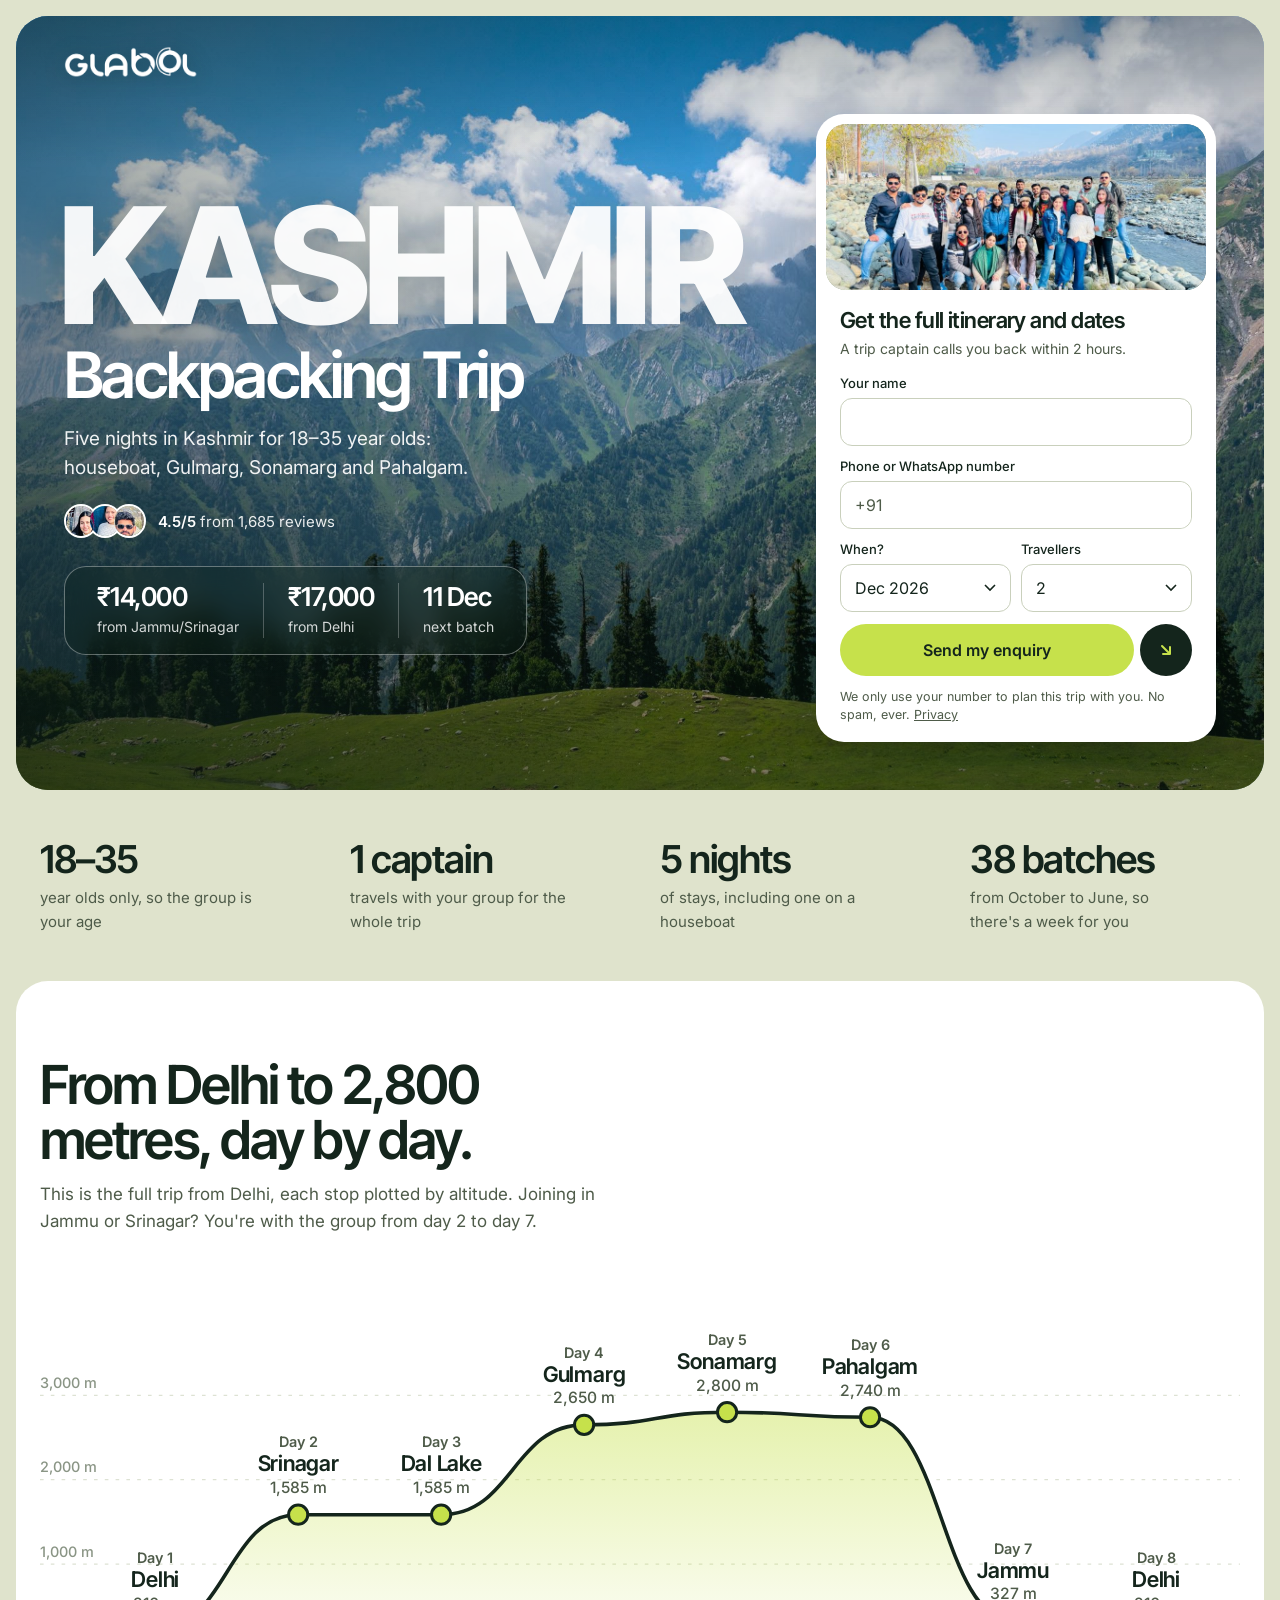
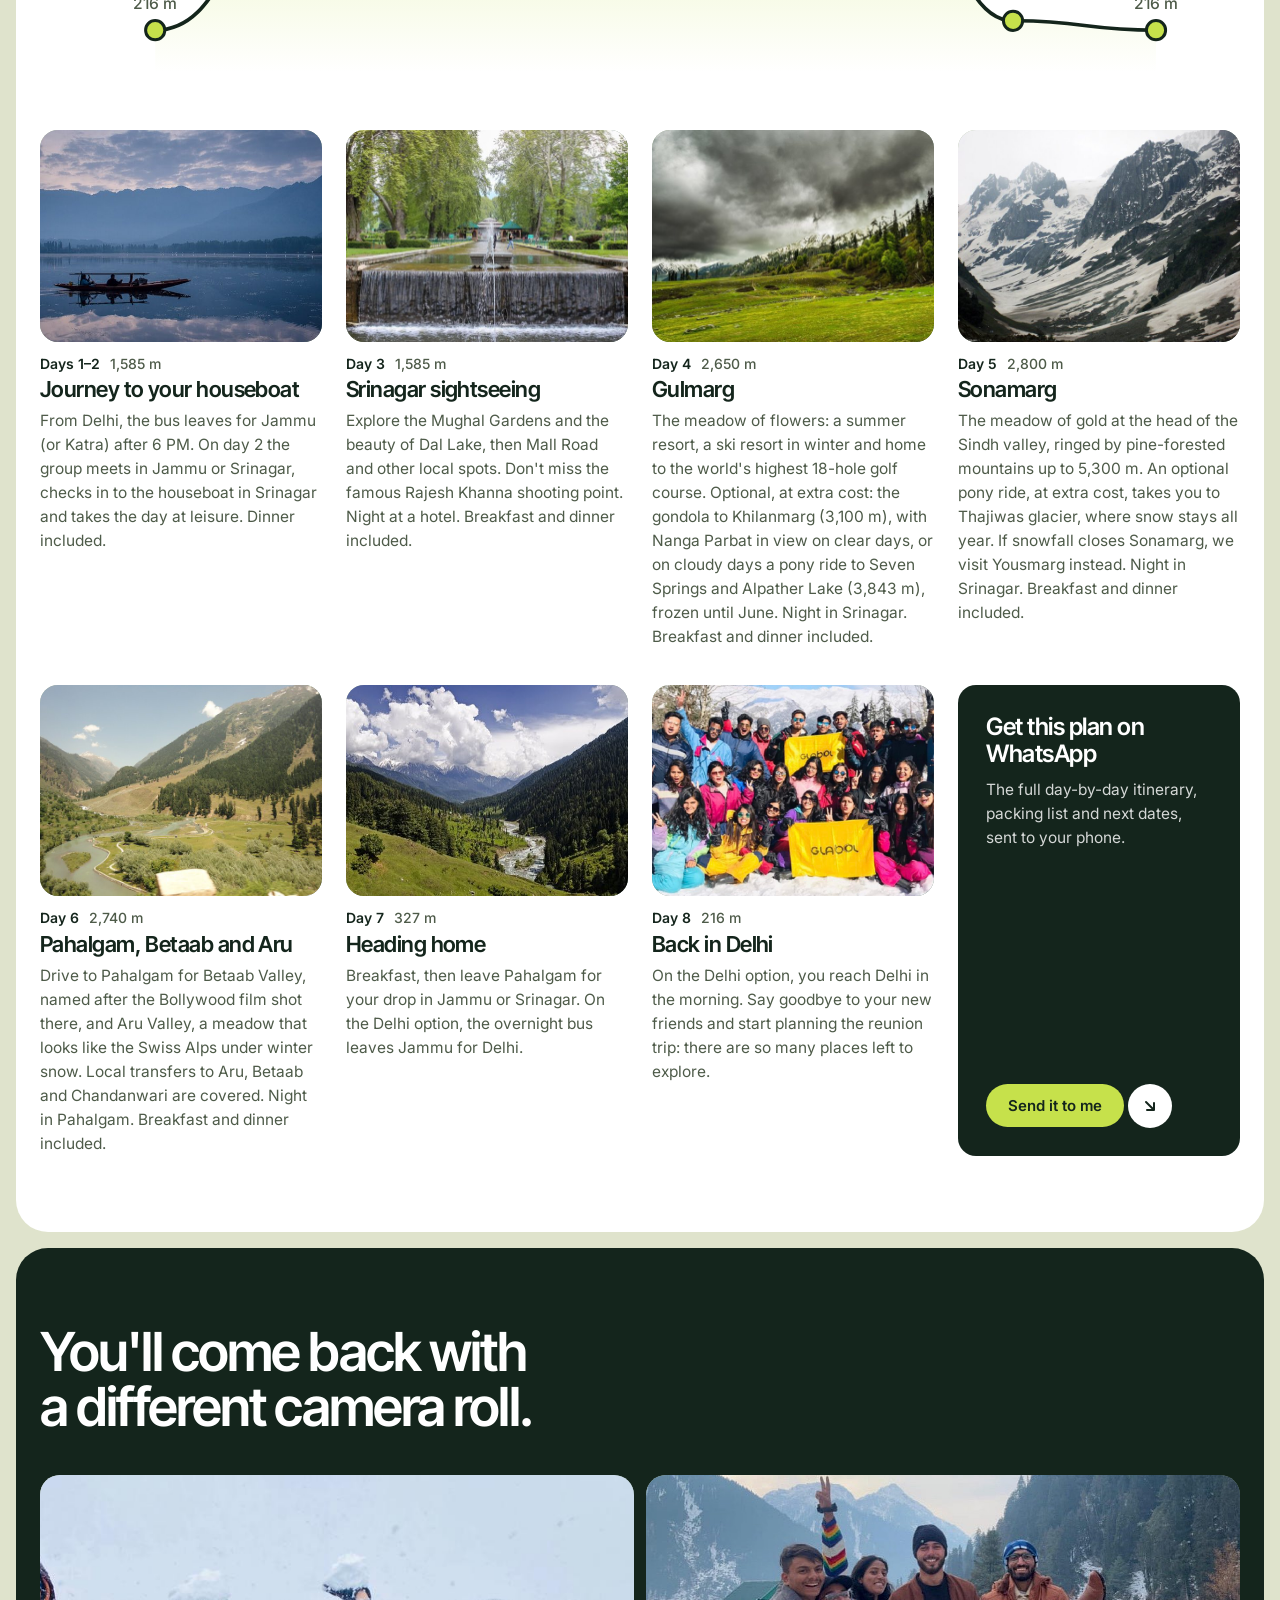
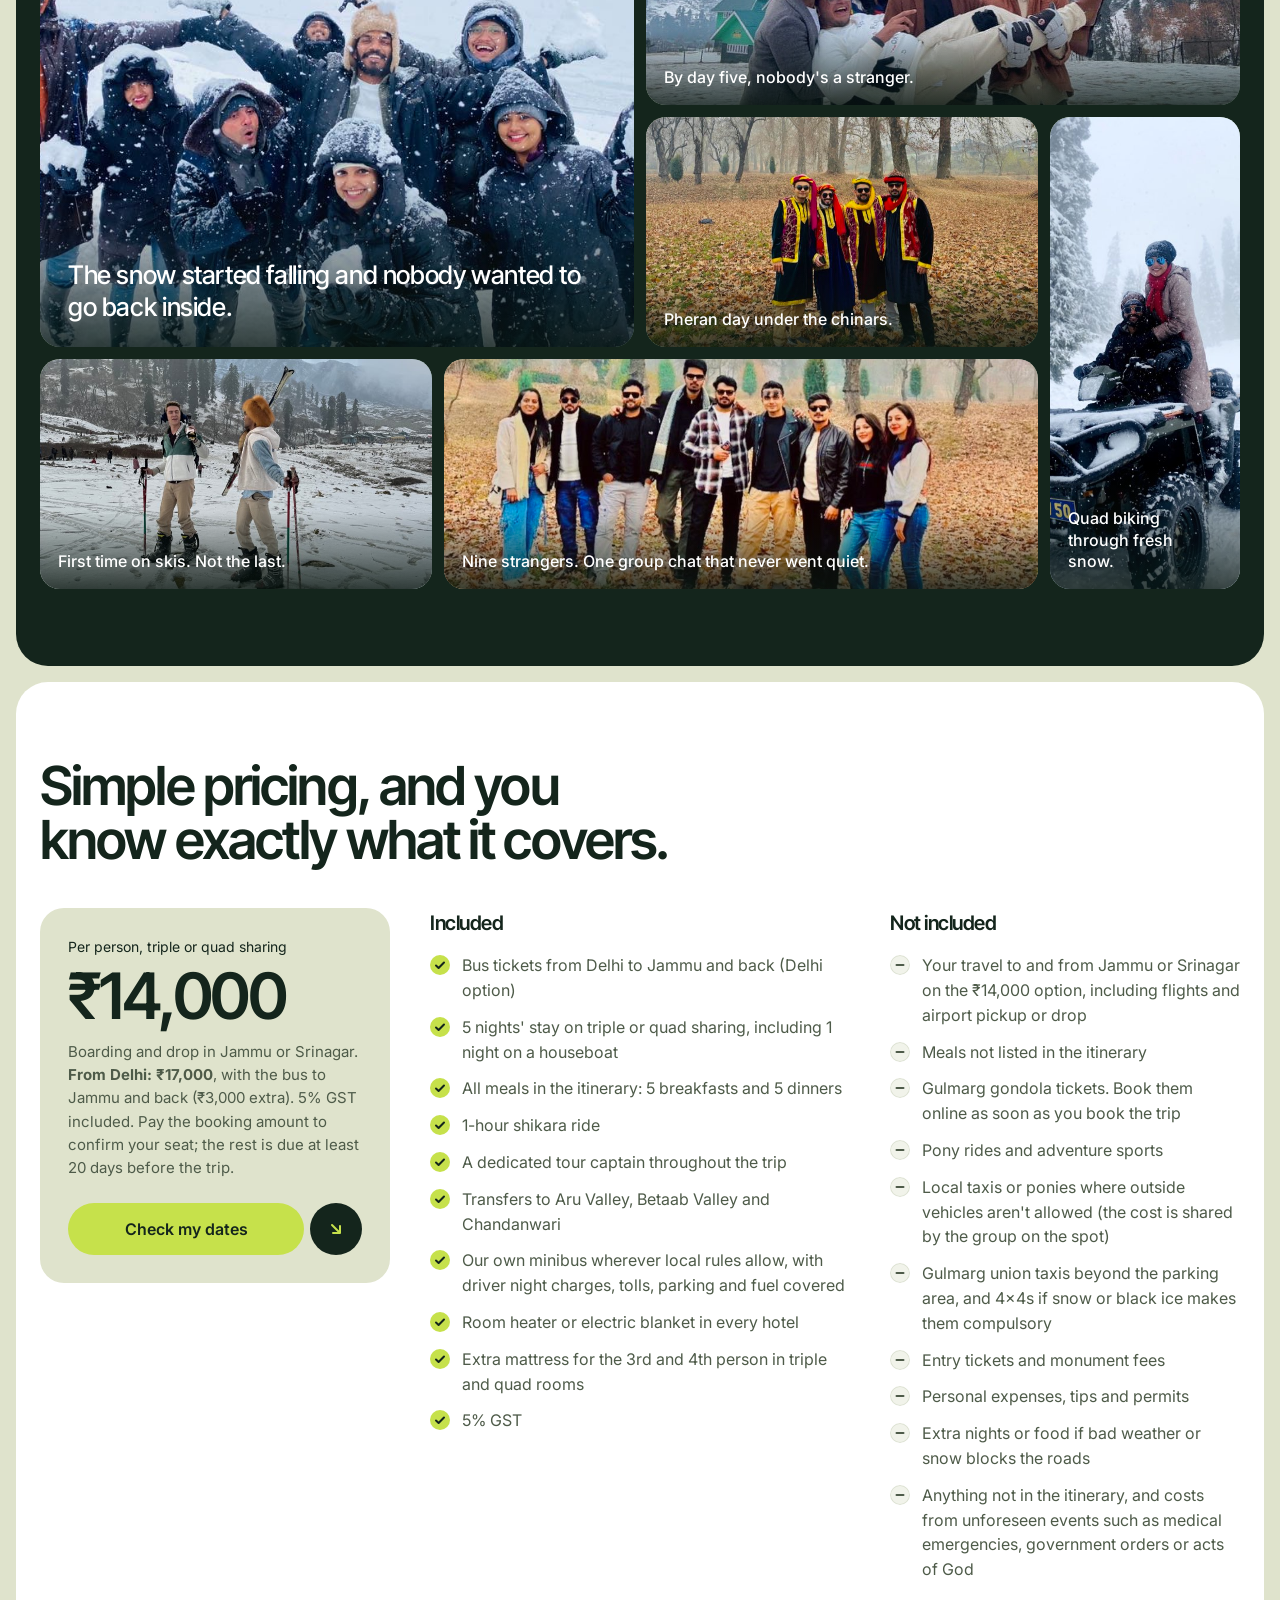
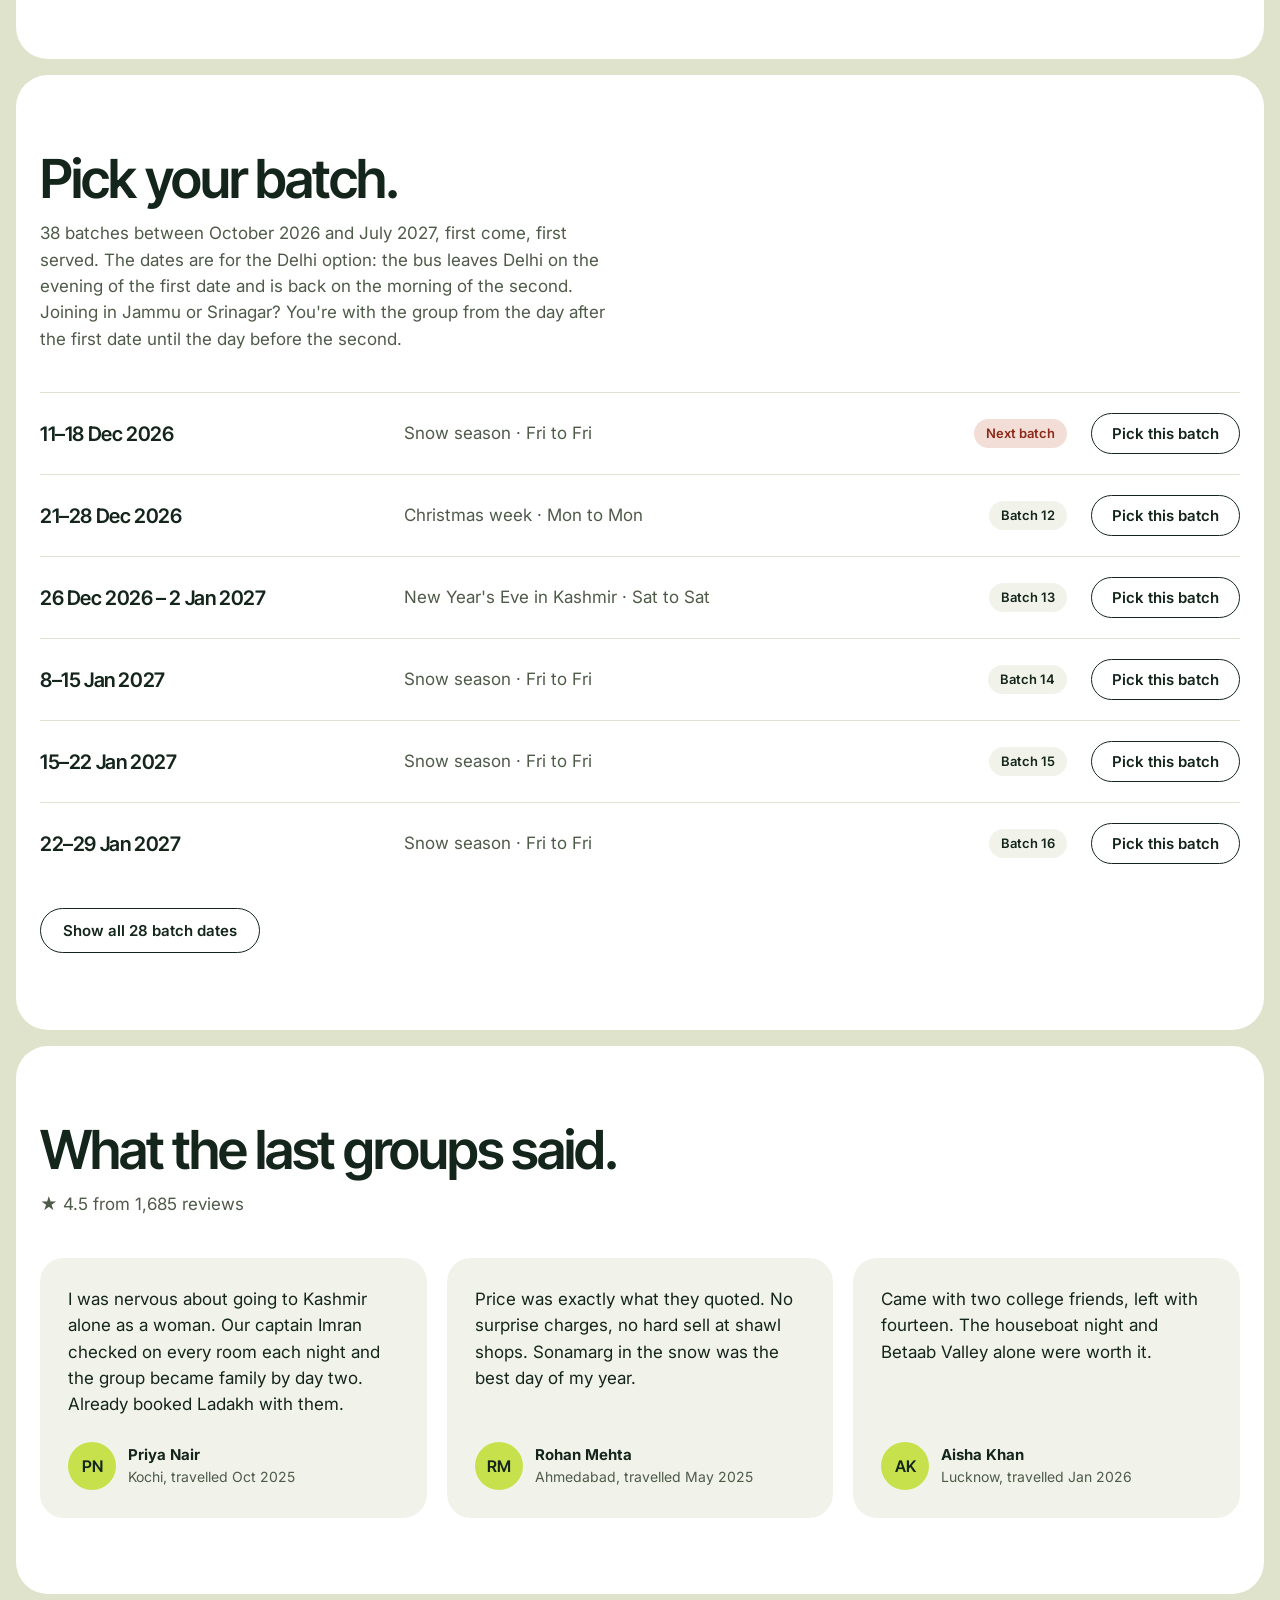
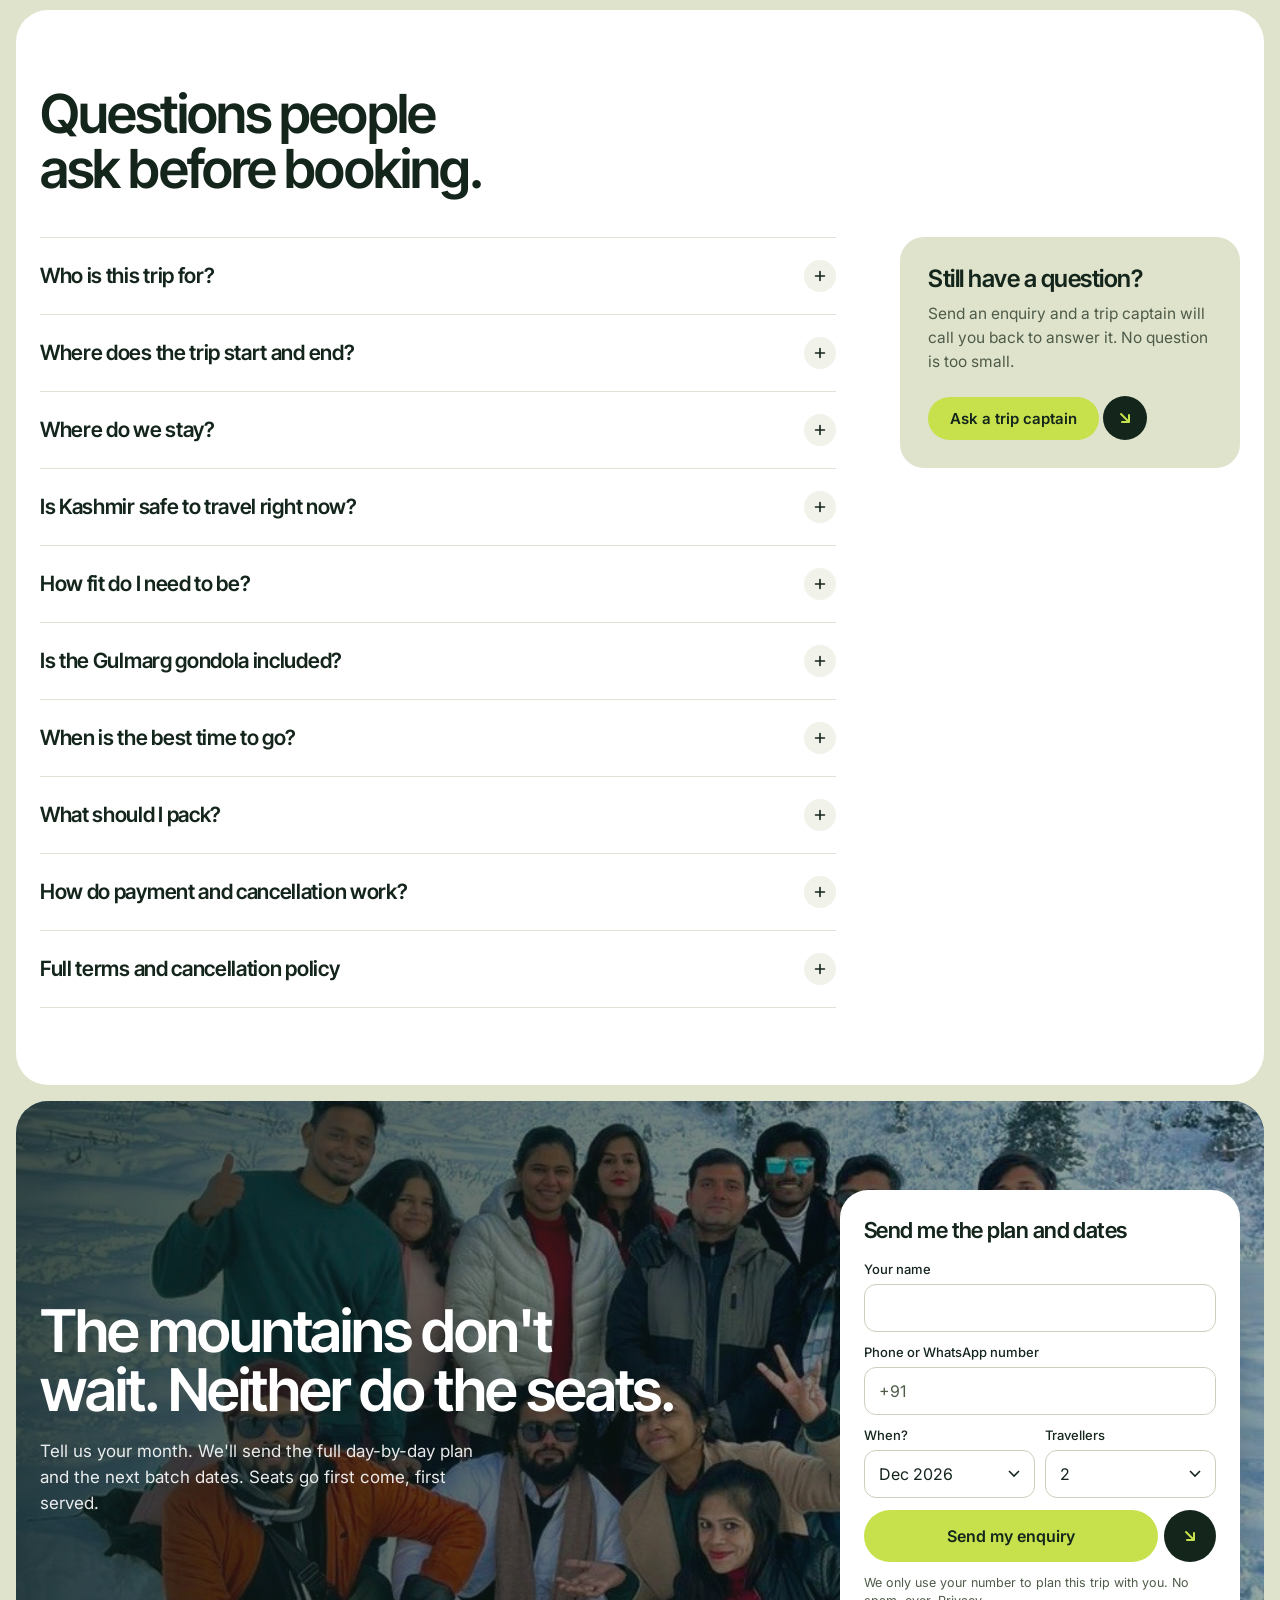
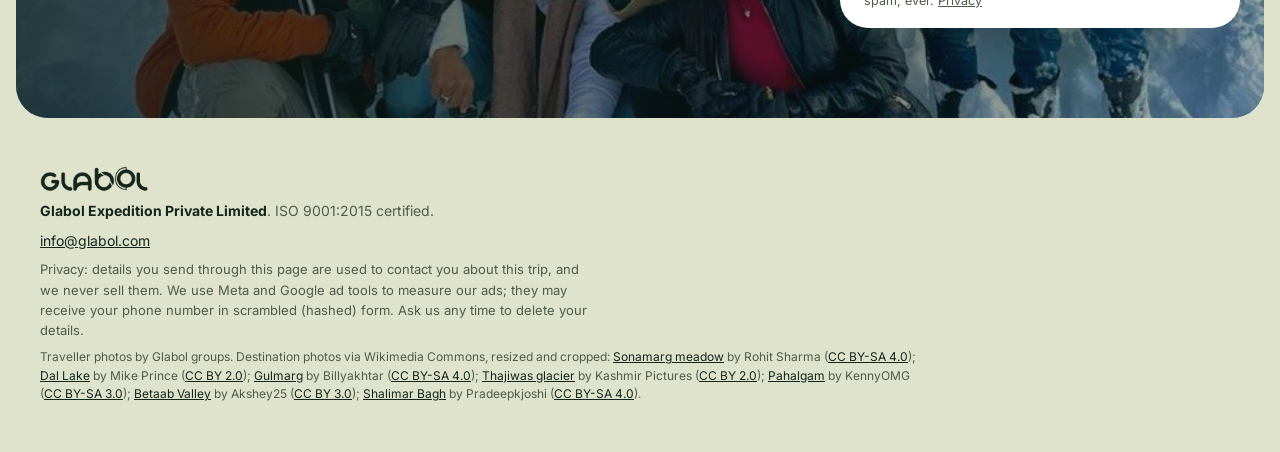
<file: index.html>
<!doctype html>
<html lang="en-IN">
<head>
  <meta charset="utf-8">
  <meta name="viewport" content="width=device-width, initial-scale=1">
  <!-- Google Tag Manager -->
  <script>(function(w,d,s,l,i){w[l]=w[l]||[];w[l].push({'gtm.start':
  new Date().getTime(),event:'gtm.js'});var f=d.getElementsByTagName(s)[0],
  j=d.createElement(s),dl=l!='dataLayer'?'&l='+l:'';j.async=true;j.src=
  'https://www.googletagmanager.com/gtm.js?id='+i+dl;f.parentNode.insertBefore(j,f);
  })(window,document,'script','dataLayer','GTM-TTXFHSF9');</script>
  <!-- End Google Tag Manager -->
  <title>Kashmir Backpacking Trip from ₹14,000 | Glabol</title>
  <meta name="description" content="A group trip for 18–35 year olds: 5 nights in Kashmir with a houseboat stay, Gulmarg, Sonamarg, Pahalgam, Betaab and Aru Valley. ₹14,000 from Jammu or Srinagar, or ₹17,000 with the bus from Delhi. Breakfasts, dinners and GST included.">
  <meta name="theme-color" content="#DFE3CC">

  <meta property="og:type" content="website">
  <meta property="og:title" content="Kashmir Backpacking Trip from ₹14,000">
  <meta property="og:description" content="5 nights in Kashmir with a group of 18–35 year olds: houseboat, Gulmarg, Sonamarg and Pahalgam. Board in Jammu or Srinagar, or take the bus from Delhi.">
  <meta property="og:image" content="https://kashmir.glabol.com/images/hero.jpg">
  <meta property="og:url" content="https://kashmir.glabol.com/">
  <link rel="canonical" href="https://kashmir.glabol.com/">

  <link rel="preconnect" href="https://fonts.googleapis.com">
  <link rel="preconnect" href="https://fonts.gstatic.com" crossorigin>
  <link rel="stylesheet" href="https://fonts.googleapis.com/css2?family=Inter+Tight:wght@500;600;800&family=Inter:wght@400;500;600&display=swap">
  <link rel="preload" as="image" href="images/hero.jpg" fetchpriority="high">
  <link rel="stylesheet" href="palette.css?v=31231f3e">
  <link rel="stylesheet" href="styles.css?v=ab59b520">

  <script type="application/ld+json">
  {
    "@context": "https://schema.org",
    "@type": "TouristTrip",
    "name": "Kashmir Backpacking Trip",
    "description": "Group trip for 18–35 year olds: 5 nights in Kashmir with a houseboat night in Srinagar and days in Gulmarg, Sonamarg and Pahalgam. Board in Jammu or Srinagar, or take the bus from Delhi.",
    "touristType": "Backpackers aged 18–35",
    "provider": {"@type": "Organization", "name": "Glabol Expedition Private Limited", "email": "info@glabol.com", "url": "https://www.glabol.com"},
    "itinerary": {
      "@type": "ItemList",
      "itemListElement": [
        {"@type": "ListItem", "position": 1, "item": {"@type": "Place", "name": "Delhi"}},
        {"@type": "ListItem", "position": 2, "item": {"@type": "Place", "name": "Houseboat, Srinagar"}},
        {"@type": "ListItem", "position": 3, "item": {"@type": "Place", "name": "Mughal Gardens and Dal Lake, Srinagar"}},
        {"@type": "ListItem", "position": 4, "item": {"@type": "Place", "name": "Gulmarg"}},
        {"@type": "ListItem", "position": 5, "item": {"@type": "Place", "name": "Sonamarg"}},
        {"@type": "ListItem", "position": 6, "item": {"@type": "Place", "name": "Pahalgam, Betaab Valley and Aru Valley"}},
        {"@type": "ListItem", "position": 7, "item": {"@type": "Place", "name": "Jammu"}},
        {"@type": "ListItem", "position": 8, "item": {"@type": "Place", "name": "Delhi"}}
      ]
    },
    "offers": [
      {"@type": "Offer", "name": "Boarding and drop in Jammu or Srinagar", "price": "14000", "priceCurrency": "INR"},
      {"@type": "Offer", "name": "Delhi to Delhi, bus included", "price": "17000", "priceCurrency": "INR"}
    ]
  }
  </script>
</head>
<body>
  <!-- Google Tag Manager (noscript) -->
  <noscript><iframe src="https://www.googletagmanager.com/ns.html?id=GTM-TTXFHSF9" height="0" width="0" style="display:none;visibility:hidden"></iframe></noscript>
  <!-- End Google Tag Manager (noscript) -->
  <a class="skip" href="#enquire">Skip to enquiry form</a>

  <!-- ============ HERO ============ -->
  <header class="hero" id="hero">
    <div class="hero-art" aria-hidden="true">
      <!-- Drawn fallback, shown until images/hero.jpg exists -->
      <svg class="ridge ridge-back" viewBox="0 0 1440 900" preserveAspectRatio="xMidYMax slice">
        <path class="ridge-1" d="M0 470 L110 400 L200 440 L320 330 L400 380 L510 300 L600 360 L720 270 L820 340 L930 290 L1040 370 L1160 300 L1260 390 L1350 350 L1440 400 V900 H0Z"/>
        <path class="ridge-2" d="M0 560 L140 470 L240 520 L360 440 L470 500 L590 420 L700 480 L840 400 L960 470 L1080 410 L1200 480 L1320 430 L1440 490 V900 H0Z"/>
      </svg>
      <img class="hero-photo" src="images/hero.jpg" alt="" width="2000" height="1333" fetchpriority="high" decoding="async" onerror="this.closest('.hero').classList.add('no-photo');this.remove()">
      <svg class="ridge ridge-front" viewBox="0 0 1440 900" preserveAspectRatio="xMidYMax slice">
        <path class="ridge-3" d="M0 620 L80 560 L170 600 L250 470 L330 520 L420 330 L480 380 L540 300 L620 410 L700 460 L800 380 L880 430 L980 250 L1050 330 L1120 300 L1210 420 L1300 380 L1440 470 V900 H0Z"/>
        <path class="ridge-4" d="M0 760 L120 680 L260 720 L400 640 L520 700 L680 620 L820 690 L980 610 L1120 680 L1280 630 L1440 690 V900 H0Z"/>
      </svg>
      <div class="hero-shade"></div>
    </div>

    <nav class="topbar" aria-label="Primary">
      <a class="brand" href="#hero">
        <img src="images/logo-glabol.png" alt="Glabol" width="640" height="153">
      </a>
      <div class="topbar-actions">
        <a class="btn btn-sm topbar-enquire" href="#enquire" data-focus-form>
          <span class="btn-label">Enquire</span>
          <span class="btn-arrow" aria-hidden="true"><svg viewBox="0 0 20 20"><path d="M6 6 L14 14 M14 7 V14 H7"/></svg></span>
        </a>
      </div>
    </nav>

    <div class="hero-grid">
      <div class="hero-copy">
        <h1 class="hero-title"><span class="h1-kashmir">Kashmir</span> Backpacking Trip</h1>
        <p class="hero-sub" id="hero-sub">Five nights in Kashmir for 18–35 year olds: houseboat, Gulmarg, Sonamarg and Pahalgam.</p>
        <div class="rating-line">
          <span class="avatars" aria-hidden="true">
            <span class="ph" data-label=""><img src="images/avatar-1.jpg" alt="" width="80" height="80" onerror="this.remove()"></span>
            <span class="ph" data-label=""><img src="images/avatar-2.jpg" alt="" width="80" height="80" onerror="this.remove()"></span>
            <span class="ph" data-label=""><img src="images/avatar-3.jpg" alt="" width="80" height="80" onerror="this.remove()"></span>
          </span>
          <p><strong>4.5/5</strong> from 1,685 reviews</p>
        </div>
        <dl class="hero-facts">
          <div><dt>₹14,000</dt><dd>from Jammu/Srinagar</dd></div>
          <div><dt>₹17,000</dt><dd>from Delhi</dd></div>
          <div><dt id="next-batch">9 Oct</dt><dd>next batch</dd></div>
        </dl>
      </div>

      <section class="form-card" id="enquire" aria-labelledby="enquire-title">
        <div class="form-card-photo ph" data-label="hero-card.jpg">
          <img src="images/hero-card.jpg" alt="One of our travel groups by a mountain river in Kashmir" width="800" height="360" decoding="async" onerror="this.remove()">
        </div>
        <div class="form-card-body">
          <h2 class="form-card-title" id="enquire-title">Get the full itinerary and dates</h2>
          <p class="form-card-note">A trip captain calls you back within 2 hours.</p>
          <form class="lead-form" novalidate>
            <div class="field">
              <label for="h-name">Your name</label>
              <input id="h-name" name="name" type="text" autocomplete="name" required>
              <p class="field-error" aria-live="polite"></p>
            </div>
            <div class="field">
              <label for="h-phone">Phone or WhatsApp number</label>
              <div class="phone">
                <span aria-hidden="true">+91</span>
                <input id="h-phone" name="phone" type="tel" inputmode="numeric" autocomplete="tel-national" maxlength="14" required>
              </div>
              <p class="field-error" aria-live="polite"></p>
            </div>
            <div class="field-row">
              <div class="field">
                <label for="h-month">When?</label>
                <select id="h-month" name="month" data-month-select></select>
              </div>
              <div class="field">
                <label for="h-group">Travellers</label>
                <select id="h-group" name="group_size">
                  <option>Just me</option>
                  <option selected>2</option>
                  <option>3–4</option>
                  <option>5 or more</option>
                </select>
              </div>
            </div>
            <button class="btn btn-block" type="submit">
              <span class="btn-label">Send my enquiry</span>
              <span class="btn-arrow" aria-hidden="true"><svg viewBox="0 0 20 20"><path d="M6 6 L14 14 M14 7 V14 H7"/></svg></span>
            </button>
            <p class="form-status" role="status"></p>
            <p class="form-privacy">We only use your number to plan this trip with you. No spam, ever. <a href="#privacy">Privacy</a></p>
          </form>
        </div>
      </section>

    </div>
  </header>

  <main>
    <!-- ============ PROOF ============ -->
    <section class="panel proof" aria-label="Why travellers pick us">
      <dl class="proof-list">
        <div><dt>18–35</dt><dd>year olds only, so the group is your age</dd></div>
        <div><dt>1 captain</dt><dd>travels with your group for the whole trip</dd></div>
        <div><dt>5 nights</dt><dd>of stays, including one on a houseboat</dd></div>
        <div><dt>38 batches</dt><dd>from October to June, so there's a week for you</dd></div>
      </dl>
    </section>

    <!-- ============ ROUTE (signature) ============ -->
    <section class="panel route" aria-labelledby="route-title">
      <div class="section-head">
        <h2 id="route-title">From Delhi to 2,800 metres, day by day.</h2>
        <p>This is the full trip from Delhi, each stop plotted by altitude. Joining in Jammu or Srinagar? You're with the group from day 2 to day 7.</p>
      </div>
      <div class="profile-scroll">
        <svg class="profile" id="profile" viewBox="0 0 1000 340" role="img" aria-label="Altitude profile: day 1 Delhi 216 m, day 2 Srinagar 1,585 m, day 3 Dal Lake 1,585 m, day 4 Gulmarg 2,650 m, day 5 Sonamarg 2,800 m, day 6 Pahalgam 2,740 m, day 7 Jammu 327 m, day 8 Delhi 216 m"
          data-stops='[["Delhi",216],["Srinagar",1585],["Dal Lake",1585],["Gulmarg",2650],["Sonamarg",2800],["Pahalgam",2740],["Jammu",327],["Delhi",216]]'></svg>
      </div>
      <p class="profile-hint" aria-hidden="true">Swipe to see all eight days &rarr;</p>
      <ol class="days">
        <li class="day">
          <div class="ph" data-label="dal-lake.jpg"><img src="images/dal-lake.jpg" alt="Shikara on Dal Lake at dawn" width="800" height="600" loading="lazy" decoding="async" onerror="this.remove()"></div>
          <p class="day-num">Days 1–2 <span>1,585 m</span></p>
          <h3>Journey to your houseboat</h3>
          <p>From Delhi, the bus leaves for Jammu (or Katra) after 6 PM. On day 2 the group meets in Jammu or Srinagar, checks in to the houseboat in Srinagar and takes the day at leisure. Dinner included.</p>
        </li>
        <li class="day">
          <div class="ph" data-label="shalimar-bagh.jpg"><img src="images/shalimar-bagh.jpg" alt="Shalimar Bagh, a Mughal garden in Srinagar" width="800" height="600" loading="lazy" decoding="async" onerror="this.remove()"></div>
          <p class="day-num">Day 3 <span>1,585 m</span></p>
          <h3>Srinagar sightseeing</h3>
          <p>Explore the Mughal Gardens and the beauty of Dal Lake, then Mall Road and other local spots. Don't miss the famous Rajesh Khanna shooting point. Night at a hotel. Breakfast and dinner included.</p>
        </li>
        <li class="day">
          <div class="ph" data-label="gulmarg.jpg"><img src="images/gulmarg.jpg" alt="Meadows of Gulmarg" width="800" height="600" loading="lazy" decoding="async" onerror="this.remove()"></div>
          <p class="day-num">Day 4 <span>2,650 m</span></p>
          <h3>Gulmarg</h3>
          <p>The meadow of flowers: a summer resort, a ski resort in winter and home to the world's highest 18-hole golf course. Optional, at extra cost: the gondola to Khilanmarg (3,100 m), with Nanga Parbat in view on clear days, or on cloudy days a pony ride to Seven Springs and Alpather Lake (3,843 m), frozen until June. Night in Srinagar. Breakfast and dinner included.</p>
        </li>
        <li class="day">
          <div class="ph" data-label="thajiwas-glacier.jpg"><img src="images/thajiwas-glacier.jpg" alt="Thajiwas glacier, Sonamarg" width="800" height="600" loading="lazy" decoding="async" onerror="this.remove()"></div>
          <p class="day-num">Day 5 <span>2,800 m</span></p>
          <h3>Sonamarg</h3>
          <p>The meadow of gold at the head of the Sindh valley, ringed by pine-forested mountains up to 5,300 m. An optional pony ride, at extra cost, takes you to Thajiwas glacier, where snow stays all year. If snowfall closes Sonamarg, we visit Yousmarg instead. Night in Srinagar. Breakfast and dinner included.</p>
        </li>
        <li class="day">
          <div class="ph" data-label="betaab-valley.jpg"><img src="images/betaab-valley.jpg" alt="Betaab Valley from above" width="800" height="600" loading="lazy" decoding="async" onerror="this.remove()"></div>
          <p class="day-num">Day 6 <span>2,740 m</span></p>
          <h3>Pahalgam, Betaab and Aru</h3>
          <p>Drive to Pahalgam for Betaab Valley, named after the Bollywood film shot there, and Aru Valley, a meadow that looks like the Swiss Alps under winter snow. Local transfers to Aru, Betaab and Chandanwari are covered. Night in Pahalgam. Breakfast and dinner included.</p>
        </li>
        <li class="day">
          <div class="ph" data-label="pahalgam.jpg"><img src="images/pahalgam.jpg" alt="Pahalgam valley" width="800" height="600" loading="lazy" decoding="async" onerror="this.remove()"></div>
          <p class="day-num">Day 7 <span>327 m</span></p>
          <h3>Heading home</h3>
          <p>Breakfast, then leave Pahalgam for your drop in Jammu or Srinagar. On the Delhi option, the overnight bus leaves Jammu for Delhi.</p>
        </li>
        <li class="day">
          <div class="ph" data-label="group-farewell.jpg"><img src="images/group-farewell.jpg" alt="A Glabol group holding Glabol flags in the snow" width="800" height="600" loading="lazy" decoding="async" onerror="this.remove()"></div>
          <p class="day-num">Day 8 <span>216 m</span></p>
          <h3>Back in Delhi</h3>
          <p>On the Delhi option, you reach Delhi in the morning. Say goodbye to your new friends and start planning the reunion trip: there are so many places left to explore.</p>
        </li>
        <li class="day-cta">
          <h3>Get this plan on WhatsApp</h3>
          <p>The full day-by-day itinerary, packing list and next dates, sent to your phone.</p>
          <a class="btn btn-sm" href="#enquire" data-focus-form>
            <span class="btn-label">Send it to me</span>
            <span class="btn-arrow" aria-hidden="true"><svg viewBox="0 0 20 20"><path d="M6 6 L14 14 M14 7 V14 H7"/></svg></span>
          </a>
        </li>
      </ol>
    </section>

    <!-- ============ FEEL ============ -->
    <section class="feel" aria-labelledby="feel-title">
      <div class="section-head section-head-dark">
        <h2 id="feel-title">You'll come back with a different camera roll.</h2>
      </div>
      <div class="mosaic">
        <figure class="tile tile-a ph" data-label="mood-1.jpg"><img src="images/mood-1.jpg" alt="A group laughing and throwing snowballs in falling snow" width="1024" height="576" loading="lazy" decoding="async" onerror="this.remove()"><figcaption>The snow started falling and nobody wanted to go back inside.</figcaption></figure>
        <figure class="tile tile-b ph" data-label="mood-2.jpg"><img src="images/mood-2.jpg" alt="Friends lifting one of the group in a snowy valley" width="899" height="362" loading="lazy" decoding="async" onerror="this.remove()" style="object-position: center 40%"><figcaption>By day five, nobody's a stranger.</figcaption></figure>
        <figure class="tile tile-c ph" data-label="mood-3.jpg"><img src="images/mood-3.jpg" alt="Four friends in traditional Kashmiri pherans under chinar trees" width="760" height="567" loading="lazy" decoding="async" onerror="this.remove()" style="object-position: center 35%"><figcaption>Pheran day under the chinars.</figcaption></figure>
        <figure class="tile tile-d ph" data-label="mood-4.jpg"><img src="images/mood-4.jpg" alt="Two travellers on a quad bike in heavy snowfall" width="640" height="800" loading="lazy" decoding="async" onerror="this.remove()" style="object-position: 58% center"><figcaption>Quad biking through fresh snow.</figcaption></figure>
        <figure class="tile tile-e ph" data-label="mood-5.jpg"><img src="images/mood-5.jpg" alt="Two friends in ski boots holding poles on a snowy slope" width="760" height="527" loading="lazy" decoding="async" onerror="this.remove()" style="object-position: center 30%"><figcaption>First time on skis. Not the last.</figcaption></figure>
        <figure class="tile tile-f ph" data-label="mood-6.jpg"><img src="images/mood-6.jpg" alt="Nine travellers posing on a carpet of autumn chinar leaves" width="900" height="661" loading="lazy" decoding="async" onerror="this.remove()" style="object-position: center 40%"><figcaption>Nine strangers. One group chat that never went quiet.</figcaption></figure>
      </div>
    </section>

    <!-- ============ PRICE ============ -->
    <section class="panel price" aria-labelledby="price-title">
      <div class="section-head">
        <h2 id="price-title">Simple pricing, and you know exactly what it covers.</h2>
      </div>
      <div class="price-grid">
        <div class="price-box">
          <p class="price-from">Per person, triple or quad sharing</p>
          <p class="price-amount">₹14,000</p>
          <p class="price-alt">Boarding and drop in Jammu or Srinagar. <strong>From Delhi: ₹17,000</strong>, with the bus to Jammu and back (₹3,000 extra). 5% GST included. Pay the booking amount to confirm your seat; the rest is due at least 20 days before the trip.</p>
          <a class="btn btn-block" href="#enquire" data-focus-form>
            <span class="btn-label">Check my dates</span>
            <span class="btn-arrow" aria-hidden="true"><svg viewBox="0 0 20 20"><path d="M6 6 L14 14 M14 7 V14 H7"/></svg></span>
          </a>
        </div>
        <div class="incl">
          <h3>Included</h3>
          <ul class="list-yes">
            <li>Bus tickets from Delhi to Jammu and back (Delhi option)</li>
            <li>5 nights' stay on triple or quad sharing, including 1 night on a houseboat</li>
            <li>All meals in the itinerary: 5 breakfasts and 5 dinners</li>
            <li>1-hour shikara ride</li>
            <li>A dedicated tour captain throughout the trip</li>
            <li>Transfers to Aru Valley, Betaab Valley and Chandanwari</li>
            <li>Our own minibus wherever local rules allow, with driver night charges, tolls, parking and fuel covered</li>
            <li>Room heater or electric blanket in every hotel</li>
            <li>Extra mattress for the 3rd and 4th person in triple and quad rooms</li>
            <li>5% GST</li>
          </ul>
        </div>
        <div class="incl">
          <h3>Not included</h3>
          <ul class="list-no">
            <li>Your travel to and from Jammu or Srinagar on the ₹14,000 option, including flights and airport pickup or drop</li>
            <li>Meals not listed in the itinerary</li>
            <li>Gulmarg gondola tickets. Book them online as soon as you book the trip</li>
            <li>Pony rides and adventure sports</li>
            <li>Local taxis or ponies where outside vehicles aren't allowed (the cost is shared by the group on the spot)</li>
            <li>Gulmarg union taxis beyond the parking area, and 4×4s if snow or black ice makes them compulsory</li>
            <li>Entry tickets and monument fees</li>
            <li>Personal expenses, tips and permits</li>
            <li>Extra nights or food if bad weather or snow blocks the roads</li>
            <li>Anything not in the itinerary, and costs from unforeseen events such as medical emergencies, government orders or acts of God</li>
          </ul>
        </div>
      </div>
    </section>

    <!-- ============ DEPARTURES ============ -->
    <section class="panel departures" aria-labelledby="dep-title">
      <div class="section-head">
        <h2 id="dep-title">Pick your batch.</h2>
        <p>38 batches between October 2026 and July 2027, first come, first served. The dates are for the Delhi option: the bus leaves Delhi on the evening of the first date and is back on the morning of the second. Joining in Jammu or Srinagar? You're with the group from the day after the first date until the day before the second.</p>
      </div>
      <ul class="dep-list" id="dep-list">
        <li data-start="2026-10-02"><span class="dep-date">2–9 Oct 2026</span><span class="dep-note">Autumn · Fri to Fri</span><span class="dep-seats">Batch 1</span><a class="dep-hold" href="#enquire" data-month="Oct 2026">Pick this batch</a></li>
        <li data-start="2026-10-09"><span class="dep-date">9–16 Oct 2026</span><span class="dep-note">Autumn · Fri to Fri</span><span class="dep-seats">Batch 2</span><a class="dep-hold" href="#enquire" data-month="Oct 2026">Pick this batch</a></li>
        <li data-start="2026-10-16"><span class="dep-date">16–23 Oct 2026</span><span class="dep-note">Autumn · Fri to Fri</span><span class="dep-seats">Batch 3</span><a class="dep-hold" href="#enquire" data-month="Oct 2026">Pick this batch</a></li>
        <li data-start="2026-10-23"><span class="dep-date">23–30 Oct 2026</span><span class="dep-note">Autumn · Fri to Fri</span><span class="dep-seats">Batch 4</span><a class="dep-hold" href="#enquire" data-month="Oct 2026">Pick this batch</a></li>
        <li data-start="2026-10-30"><span class="dep-date">30 Oct – 6 Nov 2026</span><span class="dep-note">Autumn · Fri to Fri</span><span class="dep-seats">Batch 5</span><a class="dep-hold" href="#enquire" data-month="Oct 2026">Pick this batch</a></li>
        <li data-start="2026-11-06"><span class="dep-date">6–13 Nov 2026</span><span class="dep-note">Autumn · Fri to Fri</span><span class="dep-seats">Batch 6</span><a class="dep-hold" href="#enquire" data-month="Nov 2026">Pick this batch</a></li>
        <li data-start="2026-11-13"><span class="dep-date">13–20 Nov 2026</span><span class="dep-note">Autumn · Fri to Fri</span><span class="dep-seats">Batch 7</span><a class="dep-hold" href="#enquire" data-month="Nov 2026">Pick this batch</a></li>
        <li data-start="2026-11-20"><span class="dep-date">20–27 Nov 2026</span><span class="dep-note">Autumn · Fri to Fri</span><span class="dep-seats">Batch 8</span><a class="dep-hold" href="#enquire" data-month="Nov 2026">Pick this batch</a></li>
        <li data-start="2026-11-27"><span class="dep-date">27 Nov – 4 Dec 2026</span><span class="dep-note">Autumn · Fri to Fri</span><span class="dep-seats">Batch 9</span><a class="dep-hold" href="#enquire" data-month="Nov 2026">Pick this batch</a></li>
        <li data-start="2026-12-04"><span class="dep-date">4–11 Dec 2026</span><span class="dep-note">Snow season · Fri to Fri</span><span class="dep-seats">Batch 10</span><a class="dep-hold" href="#enquire" data-month="Dec 2026">Pick this batch</a></li>
        <li data-start="2026-12-11"><span class="dep-date">11–18 Dec 2026</span><span class="dep-note">Snow season · Fri to Fri</span><span class="dep-seats">Batch 11</span><a class="dep-hold" href="#enquire" data-month="Dec 2026">Pick this batch</a></li>
        <li data-start="2026-12-21"><span class="dep-date">21–28 Dec 2026</span><span class="dep-note">Christmas week · Mon to Mon</span><span class="dep-seats">Batch 12</span><a class="dep-hold" href="#enquire" data-month="Dec 2026">Pick this batch</a></li>
        <li data-start="2026-12-26"><span class="dep-date">26 Dec 2026 – 2 Jan 2027</span><span class="dep-note">New Year's Eve in Kashmir · Sat to Sat</span><span class="dep-seats">Batch 13</span><a class="dep-hold" href="#enquire" data-month="Dec 2026">Pick this batch</a></li>
        <li data-start="2027-01-08"><span class="dep-date">8–15 Jan 2027</span><span class="dep-note">Snow season · Fri to Fri</span><span class="dep-seats">Batch 14</span><a class="dep-hold" href="#enquire" data-month="Jan 2027">Pick this batch</a></li>
        <li data-start="2027-01-15"><span class="dep-date">15–22 Jan 2027</span><span class="dep-note">Snow season · Fri to Fri</span><span class="dep-seats">Batch 15</span><a class="dep-hold" href="#enquire" data-month="Jan 2027">Pick this batch</a></li>
        <li data-start="2027-01-22"><span class="dep-date">22–29 Jan 2027</span><span class="dep-note">Snow season · Fri to Fri</span><span class="dep-seats">Batch 16</span><a class="dep-hold" href="#enquire" data-month="Jan 2027">Pick this batch</a></li>
        <li data-start="2027-01-29"><span class="dep-date">29 Jan – 5 Feb 2027</span><span class="dep-note">Snow season · Fri to Fri</span><span class="dep-seats">Batch 17</span><a class="dep-hold" href="#enquire" data-month="Jan 2027">Pick this batch</a></li>
        <li data-start="2027-02-05"><span class="dep-date">5–12 Feb 2027</span><span class="dep-note">Snow season · Fri to Fri</span><span class="dep-seats">Batch 18</span><a class="dep-hold" href="#enquire" data-month="Feb 2027">Pick this batch</a></li>
        <li data-start="2027-02-12"><span class="dep-date">12–19 Feb 2027</span><span class="dep-note">Snow season · Fri to Fri</span><span class="dep-seats">Batch 19</span><a class="dep-hold" href="#enquire" data-month="Feb 2027">Pick this batch</a></li>
        <li data-start="2027-02-19"><span class="dep-date">19–26 Feb 2027</span><span class="dep-note">Snow season · Fri to Fri</span><span class="dep-seats">Batch 20</span><a class="dep-hold" href="#enquire" data-month="Feb 2027">Pick this batch</a></li>
        <li data-start="2027-02-26"><span class="dep-date">26 Feb – 5 Mar 2027</span><span class="dep-note">Snow season · Fri to Fri</span><span class="dep-seats">Batch 21</span><a class="dep-hold" href="#enquire" data-month="Feb 2027">Pick this batch</a></li>
        <li data-start="2027-03-05"><span class="dep-date">5–12 Mar 2027</span><span class="dep-note">Late winter · Fri to Fri</span><span class="dep-seats">Batch 22</span><a class="dep-hold" href="#enquire" data-month="Mar 2027">Pick this batch</a></li>
        <li data-start="2027-03-12"><span class="dep-date">12–19 Mar 2027</span><span class="dep-note">Late winter · Fri to Fri</span><span class="dep-seats">Batch 23</span><a class="dep-hold" href="#enquire" data-month="Mar 2027">Pick this batch</a></li>
        <li data-start="2027-03-19"><span class="dep-date">19–26 Mar 2027</span><span class="dep-note">Late winter · Fri to Fri</span><span class="dep-seats">Batch 24</span><a class="dep-hold" href="#enquire" data-month="Mar 2027">Pick this batch</a></li>
        <li data-start="2027-03-26"><span class="dep-date">26 Mar – 2 Apr 2027</span><span class="dep-note">Late winter · Fri to Fri</span><span class="dep-seats">Batch 25</span><a class="dep-hold" href="#enquire" data-month="Mar 2027">Pick this batch</a></li>
        <li data-start="2027-04-02"><span class="dep-date">2–9 Apr 2027</span><span class="dep-note">Spring · Fri to Fri</span><span class="dep-seats">Batch 26</span><a class="dep-hold" href="#enquire" data-month="Apr 2027">Pick this batch</a></li>
        <li data-start="2027-04-09"><span class="dep-date">9–16 Apr 2027</span><span class="dep-note">Spring · Fri to Fri</span><span class="dep-seats">Batch 27</span><a class="dep-hold" href="#enquire" data-month="Apr 2027">Pick this batch</a></li>
        <li data-start="2027-04-16"><span class="dep-date">16–23 Apr 2027</span><span class="dep-note">Spring · Fri to Fri</span><span class="dep-seats">Batch 28</span><a class="dep-hold" href="#enquire" data-month="Apr 2027">Pick this batch</a></li>
        <li data-start="2027-04-23"><span class="dep-date">23–30 Apr 2027</span><span class="dep-note">Spring · Fri to Fri</span><span class="dep-seats">Batch 29</span><a class="dep-hold" href="#enquire" data-month="Apr 2027">Pick this batch</a></li>
        <li data-start="2027-04-30"><span class="dep-date">30 Apr – 7 May 2027</span><span class="dep-note">Spring · Fri to Fri</span><span class="dep-seats">Batch 30</span><a class="dep-hold" href="#enquire" data-month="Apr 2027">Pick this batch</a></li>
        <li data-start="2027-05-07"><span class="dep-date">7–14 May 2027</span><span class="dep-note">Spring · Fri to Fri</span><span class="dep-seats">Batch 31</span><a class="dep-hold" href="#enquire" data-month="May 2027">Pick this batch</a></li>
        <li data-start="2027-05-14"><span class="dep-date">14–21 May 2027</span><span class="dep-note">Spring · Fri to Fri</span><span class="dep-seats">Batch 32</span><a class="dep-hold" href="#enquire" data-month="May 2027">Pick this batch</a></li>
        <li data-start="2027-05-21"><span class="dep-date">21–28 May 2027</span><span class="dep-note">Spring · Fri to Fri</span><span class="dep-seats">Batch 33</span><a class="dep-hold" href="#enquire" data-month="May 2027">Pick this batch</a></li>
        <li data-start="2027-05-28"><span class="dep-date">28 May – 4 Jun 2027</span><span class="dep-note">Spring · Fri to Fri</span><span class="dep-seats">Batch 34</span><a class="dep-hold" href="#enquire" data-month="May 2027">Pick this batch</a></li>
        <li data-start="2027-06-04"><span class="dep-date">4–11 Jun 2027</span><span class="dep-note">Summer · Fri to Fri</span><span class="dep-seats">Batch 35</span><a class="dep-hold" href="#enquire" data-month="Jun 2027">Pick this batch</a></li>
        <li data-start="2027-06-11"><span class="dep-date">11–18 Jun 2027</span><span class="dep-note">Summer · Fri to Fri</span><span class="dep-seats">Batch 36</span><a class="dep-hold" href="#enquire" data-month="Jun 2027">Pick this batch</a></li>
        <li data-start="2027-06-18"><span class="dep-date">18–25 Jun 2027</span><span class="dep-note">Summer · Fri to Fri</span><span class="dep-seats">Batch 37</span><a class="dep-hold" href="#enquire" data-month="Jun 2027">Pick this batch</a></li>
        <li data-start="2027-06-25"><span class="dep-date">25 Jun – 2 Jul 2027</span><span class="dep-note">Summer · Fri to Fri</span><span class="dep-seats">Batch 38</span><a class="dep-hold" href="#enquire" data-month="Jun 2027">Pick this batch</a></li>
      </ul>
      <button type="button" class="dep-more" id="dep-more" hidden>Show all batch dates</button>
    </section>

    <!-- ============ REVIEWS ============ -->
    <section class="panel reviews" aria-labelledby="rev-title">
      <div class="section-head">
        <h2 id="rev-title">What the last groups said.</h2>
        <p>★ 4.5 from 1,685 reviews</p>
      </div>
      <div class="review-list">
        <blockquote class="review">
          <p>I was nervous about going to Kashmir alone as a woman. Our captain Imran checked on every room each night and the group became family by day two. Already booked Ladakh with them.</p>
          <footer><span class="initials" aria-hidden="true">PN</span><span><strong>Priya Nair</strong> Kochi, travelled Oct 2025</span></footer>
        </blockquote>
        <blockquote class="review">
          <p>Price was exactly what they quoted. No surprise charges, no hard sell at shawl shops. Sonamarg in the snow was the best day of my year.</p>
          <footer><span class="initials" aria-hidden="true">RM</span><span><strong>Rohan Mehta</strong> Ahmedabad, travelled May 2025</span></footer>
        </blockquote>
        <blockquote class="review">
          <p>Came with two college friends, left with fourteen. The houseboat night and Betaab Valley alone were worth it.</p>
          <footer><span class="initials" aria-hidden="true">AK</span><span><strong>Aisha Khan</strong> Lucknow, travelled Jan 2026</span></footer>
        </blockquote>
      </div>
    </section>

    <!-- ============ FAQ ============ -->
    <section class="panel faq" aria-labelledby="faq-title">
      <div class="section-head">
        <h2 id="faq-title">Questions people ask before booking.</h2>
      </div>
      <div class="faq-grid">
      <div class="faq-list">
        <details>
          <summary>Who is this trip for?</summary>
          <p>Glabol trips are only for 18–35 year olds, so you travel with a group of young people who are fun and easy to get along with. Getting friends to commit to a trip is hard, so plenty of people join solo when others back out. You may set off with a bunch of strangers, but you'll come back with a family.</p>
        </details>
        <details>
          <summary>Where does the trip start and end?</summary>
          <p>You choose. Board and leave in Jammu or Srinagar for ₹14,000, or start and end in Delhi for ₹17,000 with the bus to Jammu and back included. The Delhi bus leaves for Jammu (or Katra) after 6 PM on day 1 and is back in Delhi on the morning of day 8. If you fly to Srinagar, flights and airport pickup or drop aren't part of the package.</p>
        </details>
        <details>
          <summary>Where do we stay?</summary>
          <p>Five nights on triple or quad sharing: one night on a houseboat in Srinagar, three nights at a hotel in Srinagar and one night in Pahalgam. Every hotel has a room heater or electric blanket, and the third and fourth person in a room get an extra mattress. On the Delhi option, nights 1 and 7 are on the overnight bus.</p>
        </details>
        <details>
          <summary>Is Kashmir safe to travel right now?</summary>
          <p>The route sticks to Kashmir's main tourist circuit, and a dedicated tour captain stays with your group for the whole trip. If the weather, local government rules or the political situation change, Glabol rearranges the itinerary or transport as needed.</p>
        </details>
        <details>
          <summary>How fit do I need to be?</summary>
          <p>There are no treks on this trip. You travel by road and walk around each stop. In Gulmarg, vehicles stop at the parking area, so you continue on foot or by local union taxi. Pony rides, like the ones to Thajiwas glacier and Alpather Lake, are optional.</p>
        </details>
        <details>
          <summary>Is the Gulmarg gondola included?</summary>
          <p>No, it's optional and paid separately. Book your gondola tickets online as soon as you've booked the trip to avoid last-minute queues. Tickets depend on availability, and Glabol isn't responsible if they sell out. In winter, if heavy snow or black ice means only 4×4 vehicles are allowed, guests hire them at their own cost.</p>
        </details>
        <details>
          <summary>When is the best time to go?</summary>
          <p>Batches run from October to June, and all follow the same plan. December to February is snow season; if snowfall closes Sonamarg, we visit Yousmarg instead. Aru Valley turns into a winter wonderland, and Alpather Lake stays frozen until June.</p>
        </details>
        <details>
          <summary>What should I pack?</summary>
          <p>A down jacket comfortable down to −15°C, 2–3 woollen trek pants, 3 T-shirts, 2 woollen fleeces, waterproof woollen gloves, a sun cap, a woollen cap (plus a spare for layering), a woollen neck warmer or bandana, a quick-dry towel, 3–4 pairs of undergarments and 2 pairs of thermal innerwear. Carry an original ID (Aadhaar card, driving licence, voter ID or passport); there's no boarding without one. Pack light and leave valuables at home: Glabol isn't responsible if they're lost.</p>
        </details>
        <details>
          <summary>How do payment and cancellation work?</summary>
          <p>Pay the booking amount to confirm your seat and the rest at least 20 days before the trip, or the booking is cancelled automatically. Glabol also offers travel now, pay later; ask your trip captain how it works. The booking amount isn't refundable. Cancel 30–45 days before the start date and 50% of the trip cost is charged; within 30 days, 100%. You can move to another batch if you tell us at least 45 days before the trip, subject to availability.</p>
        </details>
        <details>
          <summary>Full terms and cancellation policy</summary>
          <h4>Terms and conditions</h4>
          <ul>
            <li>All bookings are on a first come, first served basis.</li>
            <li>Bookings can't be transferred or adjusted. Only the names given at confirmation can travel.</li>
            <li>You can reschedule if you tell us at least 45 days before the trip, subject to availability on your preferred dates.</li>
            <li>If you cancel, the booking amount isn't refunded or adjusted in any case.</li>
            <li>Photos and videos made on Glabol trips, by Glabol's content creators or by travellers, belong to Glabol and may be used in its advertising on any platform.</li>
            <li>IDs are verified before boarding, and nobody boards without a valid government ID. Carry an original ID proof (Aadhaar card, driving licence, voter ID or passport) throughout the journey.</li>
            <li>Glabol may rearrange the itinerary or transport because of unavoidable events such as weather, the political situation or local union disputes.</li>
            <li>Glabol isn't responsible for man-made or natural calamities. All sports are safe, approved by the state ministry and run by trained professionals, but Glabol isn't liable for injuries or accidents during adventure sports or travel.</li>
            <li>Tell Glabol in advance about any change to your booking.</li>
            <li>If the weather is unsuitable or local government rules change, activities may be rescheduled or cancelled without notice.</li>
            <li>Mischief or inappropriate behaviour isn't tolerated, and Glabol may cancel such bookings at any time during the trip without a refund.</li>
            <li>Glabol can cancel the trip or an individual booking without prior notice.</li>
          </ul>
          <h4>Cancellation policy</h4>
          <ul>
            <li>Pay the remaining amount at least 20 days before the trip, or the system cancels the booking automatically.</li>
            <li>The booking amount isn't refunded for any cancellation. On top of that, cancelling 30–45 days before the start date costs 50% of the trip cost, and cancelling within 30 days costs 100%.</li>
            <li>If weather, government restrictions or the local administration or union cancel some activities, we'll try to arrange a feasible alternative, but there's no refund.</li>
            <li>If government orders, harsh weather, protests, landslides or other unforeseen events disrupt the trip, we work out the best alternative plan, but no refunds are given.</li>
            <li>Extra costs caused by natural calamities or unforeseen events, such as rain, snowfall, earthquakes, landslides, strikes or bandhs, are paid by the traveller.</li>
            <li>Bookings and booking amounts can't be transferred or adjusted.</li>
          </ul>
        </details>
      </div>
      <aside class="faq-help" aria-labelledby="faq-help-title">
        <h3 id="faq-help-title">Still have a question?</h3>
        <p>Send an enquiry and a trip captain will call you back to answer it. No question is too small.</p>
        <a class="btn btn-sm" href="#enquire" data-focus-form>
          <span class="btn-label">Ask a trip captain</span>
          <span class="btn-arrow" aria-hidden="true"><svg viewBox="0 0 20 20"><path d="M6 6 L14 14 M14 7 V14 H7"/></svg></span>
        </a>
      </aside>
      </div>
    </section>

    <!-- ============ FINAL CTA ============ -->
    <section class="final" aria-labelledby="final-title">
      <div class="final-art ph" data-label="final.jpg" aria-hidden="true"><img src="images/final.jpg" alt="" width="960" height="922" loading="lazy" decoding="async" onerror="this.remove()"></div>
      <div class="final-grid">
        <div class="final-copy">
          <h2 id="final-title">The mountains don't wait. Neither do the seats.</h2>
          <p>Tell us your month. We'll send the full day-by-day plan and the next batch dates. Seats go first come, first served.</p>
        </div>
        <div class="form-card form-card-plain">
          <div class="form-card-body">
            <h3 class="form-card-title">Send me the plan and dates</h3>
            <form class="lead-form" novalidate>
              <div class="field">
                <label for="f-name">Your name</label>
                <input id="f-name" name="name" type="text" autocomplete="name" required>
                <p class="field-error" aria-live="polite"></p>
              </div>
              <div class="field">
                <label for="f-phone">Phone or WhatsApp number</label>
                <div class="phone">
                  <span aria-hidden="true">+91</span>
                  <input id="f-phone" name="phone" type="tel" inputmode="numeric" autocomplete="tel-national" maxlength="14" required>
                </div>
                <p class="field-error" aria-live="polite"></p>
              </div>
              <div class="field-row">
                <div class="field">
                  <label for="f-month">When?</label>
                  <select id="f-month" name="month" data-month-select></select>
                </div>
                <div class="field">
                  <label for="f-group">Travellers</label>
                  <select id="f-group" name="group_size">
                    <option>Just me</option>
                    <option selected>2</option>
                    <option>3–4</option>
                    <option>5 or more</option>
                  </select>
                </div>
              </div>
              <button class="btn btn-block" type="submit">
                <span class="btn-label">Send my enquiry</span>
                <span class="btn-arrow" aria-hidden="true"><svg viewBox="0 0 20 20"><path d="M6 6 L14 14 M14 7 V14 H7"/></svg></span>
              </button>
              <p class="form-status" role="status"></p>
              <p class="form-privacy">We only use your number to plan this trip with you. No spam, ever. <a href="#privacy">Privacy</a></p>
            </form>
          </div>
        </div>
      </div>
    </section>
  </main>

  <footer class="footer">
    <span class="footer-logo" role="img" aria-label="Glabol"></span>
    <p><strong>Glabol Expedition Private Limited</strong>. ISO 9001:2015 certified.</p>
    <p><a href="mailto:info@glabol.com">info@glabol.com</a></p>
    <p id="privacy" class="footer-small">Privacy: details you send through this page are used to contact you about this trip, and we never sell them. We use Meta and Google ad tools to measure our ads; they may receive your phone number in scrambled (hashed) form. Ask us any time to delete your details.</p>
    <p class="footer-small footer-credits">Traveller photos by Glabol groups. Destination photos via Wikimedia Commons, resized and cropped:
      <a href="https://commons.wikimedia.org/wiki/File:Mountain_Meadow_in_Sonamarg,_Kashmir,_India.jpg">Sonamarg meadow</a> by Rohit Sharma (<a href="https://creativecommons.org/licenses/by-sa/4.0/">CC BY-SA 4.0</a>);
      <a href="https://commons.wikimedia.org/wiki/File:Dal_Lake_Shikara_at_Dawn_(14362763690).jpg">Dal Lake</a> by Mike Prince (<a href="https://creativecommons.org/licenses/by/2.0/">CC BY 2.0</a>);
      <a href="https://commons.wikimedia.org/wiki/File:Gulmarg-Valley.jpg">Gulmarg</a> by Billyakhtar (<a href="https://creativecommons.org/licenses/by-sa/4.0/">CC BY-SA 4.0</a>);
      <a href="https://commons.wikimedia.org/wiki/File:Thajiwas_Glacier_in_Summer_(8768125430).jpg">Thajiwas glacier</a> by Kashmir Pictures (<a href="https://creativecommons.org/licenses/by/2.0/">CC BY 2.0</a>);
      <a href="https://commons.wikimedia.org/wiki/File:Pahalgam_Valley.jpg">Pahalgam</a> by KennyOMG (<a href="https://creativecommons.org/licenses/by-sa/3.0/">CC BY-SA 3.0</a>);
      <a href="https://commons.wikimedia.org/wiki/File:Betaab_Valley_from_top.jpg">Betaab Valley</a> by Akshey25 (<a href="https://creativecommons.org/licenses/by/3.0/">CC BY 3.0</a>);
      <a href="https://commons.wikimedia.org/wiki/File:Shalimar_Bagh,_Srinagar.jpg">Shalimar Bagh</a> by Pradeepkjoshi (<a href="https://creativecommons.org/licenses/by-sa/4.0/">CC BY-SA 4.0</a>).</p>
  </footer>

  <!-- Mobile sticky actions -->
  <div class="sticky-bar" id="sticky-bar">
    <a class="btn btn-block" href="#enquire" data-focus-form>
      <span class="btn-label">Enquire now</span>
      <span class="btn-arrow" aria-hidden="true"><svg viewBox="0 0 20 20"><path d="M6 6 L14 14 M14 7 V14 H7"/></svg></span>
    </a>
  </div>

  <script src="site.js?v=b4928add" defer></script>
  <script src="main.js?v=c23603dc" defer></script>
</body>
</html>
</file>
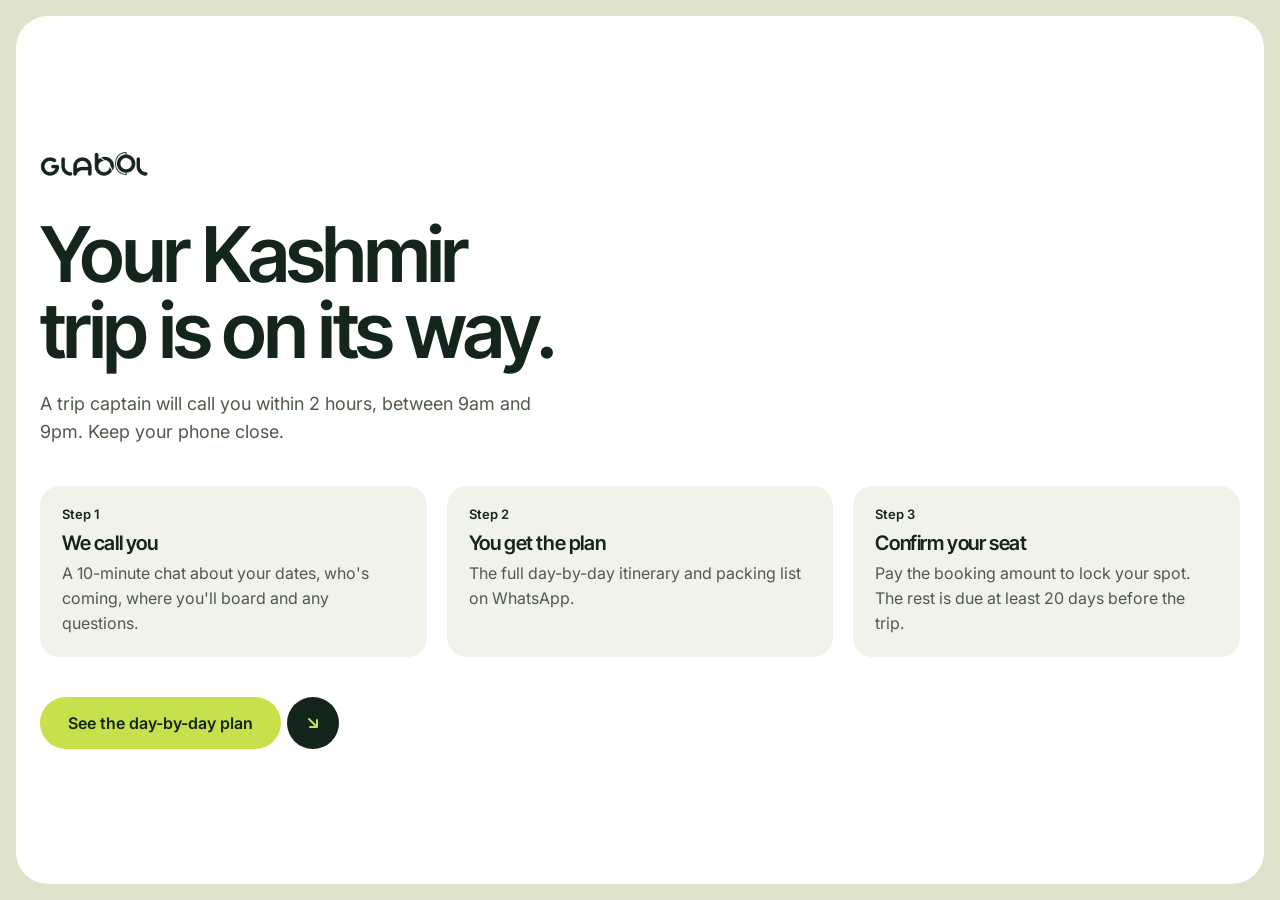
<file: thank-you.html>
<!doctype html>
<html lang="en-IN">
<head>
  <meta charset="utf-8">
  <meta name="viewport" content="width=device-width, initial-scale=1">
  <!-- Google Tag Manager -->
  <script>(function(w,d,s,l,i){w[l]=w[l]||[];w[l].push({'gtm.start':
  new Date().getTime(),event:'gtm.js'});var f=d.getElementsByTagName(s)[0],
  j=d.createElement(s),dl=l!='dataLayer'?'&l='+l:'';j.async=true;j.src=
  'https://www.googletagmanager.com/gtm.js?id='+i+dl;f.parentNode.insertBefore(j,f);
  })(window,document,'script','dataLayer','GTM-TTXFHSF9');</script>
  <!-- End Google Tag Manager -->
  <title>Enquiry received | Glabol</title>
  <meta name="robots" content="noindex">
  <meta name="theme-color" content="#DFE3CC">
  <link rel="preconnect" href="https://fonts.googleapis.com">
  <link rel="preconnect" href="https://fonts.gstatic.com" crossorigin>
  <link rel="stylesheet" href="https://fonts.googleapis.com/css2?family=Inter+Tight:wght@500;600;800&family=Inter:wght@400;500;600&display=swap">
  <link rel="stylesheet" href="palette.css?v=31231f3e">
  <link rel="stylesheet" href="styles.css?v=ab59b520">
  <!-- Ad tags load through GTM only; site.js just pushes the events -->
  <style>
    .thanks {
      min-height: calc(100svh - 2 * var(--frame));
      display: grid; align-content: center;
      gap: 0;
    }
    .thanks-logo { margin-bottom: 40px; }
    .thanks-done h1 { font-size: clamp(40px, 6vw, 80px); line-height: 1; letter-spacing: -0.035em; max-width: 12em; margin-bottom: 20px; text-wrap: balance; outline: none; }
    .thanks-done > p { max-width: 46ch; font-size: 18px; margin-bottom: 40px; }
    .next { list-style: none; margin: 0 0 40px; padding: 0; display: grid; grid-template-columns: repeat(3, 1fr); gap: 20px; counter-reset: step; }
    .next li { background: var(--ground-soft); border-radius: 20px; padding: 22px; counter-increment: step; font-size: 16px; }
    .next li::before { content: "Step " counter(step); display: block; font: 600 13px/1 var(--body); color: var(--ink); margin-bottom: 10px; }
    .next strong { display: block; font: 600 20px/1.2 var(--display); color: var(--ink); margin-bottom: 6px; letter-spacing: -0.02em; }
    .thanks-actions { display: flex; flex-wrap: wrap; gap: 16px 24px; align-items: center; }
    .thanks .btn-arrow { background: var(--ink); }
    .thanks .btn-arrow svg { stroke: var(--accent); }

    /* Qualifying questions */
    /* questions on the left, a group photo on the right (desktop only) */
    .qualify { display: grid; grid-template-columns: minmax(0, 780px) minmax(0, 1fr); gap: 64px; align-items: center; }
    .qualify[hidden] { display: none; }
    .qualify-photo { margin: 0; align-self: stretch; }
    .qualify-photo img { display: block; width: 100%; height: 100%; max-height: 600px; object-fit: cover; border-radius: 28px; }
    .qualify-received {
      display: inline-flex; align-items: center; gap: 8px;
      margin: 0 0 22px; padding: 8px 14px 8px 10px;
      border-radius: 999px; background: var(--accent);
      font: 600 14px/1 var(--body); color: var(--on-accent);
    }
    .qualify-received svg { width: 18px; height: 18px; fill: none; stroke: var(--on-accent); stroke-width: 2.6; stroke-linecap: round; stroke-linejoin: round; }
    .qualify h1 { font-size: clamp(30px, 4.2vw, 50px); line-height: 1.05; letter-spacing: -0.03em; max-width: 15em; margin-bottom: 30px; text-wrap: balance; }
    .qualify-progress { display: flex; align-items: center; gap: 14px; margin-bottom: 26px; }
    .qualify-bar { flex: 1 1 auto; max-width: 220px; height: 6px; border-radius: 999px; background: var(--ground-soft); overflow: hidden; }
    .qualify-bar span { display: block; width: 0; height: 100%; border-radius: inherit; background: var(--ink); transition: width .3s ease; }
    .qualify-count { margin: 0; font-size: 14px; font-weight: 500; color: var(--text); white-space: nowrap; }
    .qualify-step h2 { font-size: clamp(21px, 2.4vw, 27px); line-height: 1.25; letter-spacing: -0.02em; max-width: 30em; margin-bottom: 18px; outline: none; }
    .qualify-options { display: grid; grid-template-columns: repeat(3, minmax(0, 1fr)); gap: 12px; }
    .qualify-options:has(> :nth-child(4)) { grid-template-columns: repeat(2, minmax(0, 1fr)); }
    .qualify-options button {
      appearance: none; cursor: pointer; text-align: left;
      min-height: 68px; padding: 18px 20px;
      border: 1.5px solid var(--line); border-radius: 18px; background: var(--snow);
      font: 600 17px/1.3 var(--body); color: var(--ink);
      transition: border-color .15s, background-color .15s, transform .1s;
    }
    .qualify-options button:hover { border-color: var(--ink); }
    .qualify-options button:active { transform: scale(.98); }
    .qualify-options button:focus-visible { outline: 3px solid var(--ink); outline-offset: 2px; }
    .qualify-options button[aria-pressed="true"] { background: var(--accent); border-color: var(--accent); color: var(--on-accent); }
    .qualify-nav { display: flex; justify-content: space-between; gap: 16px; margin-top: 22px; }
    .qualify-nav button { appearance: none; border: 0; background: none; padding: 8px 0; cursor: pointer; font: 500 15px var(--body); color: var(--text); text-decoration: underline; text-underline-offset: 3px; }
    .qualify-nav button:hover { color: var(--ink); }
    .qualify-nav .qualify-skip { margin-left: auto; }
    @media (prefers-reduced-motion: reduce) { .qualify-bar span, .qualify-options button { transition: none; } }
    @media (max-width: 1000px) {
      .qualify { grid-template-columns: 1fr; }
      .qualify-photo { display: none; }
    }
    @media (max-width: 760px) {
      .next { grid-template-columns: 1fr; }
      .qualify-options, .qualify-options:has(> :nth-child(4)) { grid-template-columns: 1fr; }
      .qualify-options button { min-height: 60px; }
    }
  </style>
</head>
<body>
  <!-- Google Tag Manager (noscript) -->
  <noscript><iframe src="https://www.googletagmanager.com/ns.html?id=GTM-TTXFHSF9" height="0" width="0" style="display:none;visibility:hidden"></iframe></noscript>
  <!-- End Google Tag Manager (noscript) -->
  <main class="panel thanks">
    <a href="index.html" class="footer-logo thanks-logo" aria-label="Glabol, back to the trip"></a>

    <!-- Shown right after an enquiry: 3 quick questions, saved to the same row in the sheet -->
    <section class="qualify" id="qualify" aria-labelledby="qualify-title" hidden>
      <div class="qualify-main">
      <p class="qualify-received"><svg viewBox="0 0 24 24" aria-hidden="true"><path d="M5 12.5l4.2 4.2L19 7"/></svg>Enquiry received</p>
      <h1 id="qualify-title">3 quick questions so your trip captain can plan your call.</h1>
      <div class="qualify-progress">
        <div class="qualify-bar" aria-hidden="true"><span></span></div>
        <p class="qualify-count" aria-live="polite"></p>
      </div>

      <div class="qualify-step" data-key="budget_fit" role="group" aria-labelledby="q-budget" hidden>
        <h2 id="q-budget" tabindex="-1">The trip is ₹14,000 per person from Jammu or Srinagar, or ₹17,000 from Delhi, including GST. Does that fit your budget?</h2>
        <div class="qualify-options">
          <button type="button" value="Fits">Yes, that fits</button>
          <button type="button" value="A bit high, but open">A bit high, but I'm open</button>
          <button type="button" value="Too high">I need something cheaper</button>
        </div>
      </div>

      <div class="qualify-step" data-key="booking_timeline" role="group" aria-labelledby="q-timeline" hidden>
        <h2 id="q-timeline" tabindex="-1">When are you planning to book?</h2>
        <div class="qualify-options">
          <button type="button" value="This week">This week</button>
          <button type="button" value="In 2-4 weeks">In the next 2–4 weeks</button>
          <button type="button" value="Just exploring">Just exploring for now</button>
        </div>
      </div>

      <div class="qualify-step" data-key="call_time" role="group" aria-labelledby="q-call" hidden>
        <h2 id="q-call" tabindex="-1">When should your trip captain call you?</h2>
        <div class="qualify-options">
          <button type="button" value="Morning">Morning, 9am–12pm</button>
          <button type="button" value="Afternoon">Afternoon, 12–5pm</button>
          <button type="button" value="Evening">Evening, 5–9pm</button>
          <button type="button" value="Anytime">Anytime</button>
        </div>
      </div>

      <div class="qualify-nav">
        <button type="button" class="qualify-back" hidden>&larr; Back</button>
        <button type="button" class="qualify-skip">Skip, just call me</button>
      </div>
      </div>
      <figure class="qualify-photo" aria-hidden="true">
        <img src="images/final.jpg" alt="" width="960" height="922" loading="lazy" decoding="async">
      </figure>
    </section>

    <section class="thanks-done" id="thanks-done">
      <h1 id="thanks-title">Your Kashmir trip is on its way.</h1>
      <p id="thanks-call">A trip captain will call you within 2 hours, between 9am and 9pm. Keep your phone close.</p>
      <ol class="next">
        <li><strong>We call you</strong>A 10-minute chat about your dates, who's coming, where you'll board and any questions.</li>
        <li><strong>You get the plan</strong>The full day-by-day itinerary and packing list on WhatsApp.</li>
        <li><strong>Confirm your seat</strong>Pay the booking amount to lock your spot. The rest is due at least 20 days before the trip.</li>
      </ol>
      <div class="thanks-actions">
        <a class="btn" href="index.html#route-title">
          <span class="btn-label">See the day-by-day plan</span>
          <span class="btn-arrow" aria-hidden="true"><svg viewBox="0 0 20 20"><path d="M6 6 L14 14 M14 7 V14 H7"/></svg></span>
        </a>
      </div>
    </section>
  </main>
  <script src="site.js?v=b4928add" defer></script>
  <script src="thank-you.js?v=cd1ae3ae" defer></script>
</body>
</html>
</file>
<file: palette.css>
/* Kashmir colours. Generated by tools/palette.py from palettes/kashmir.json; edit that file, not this one. */
:root {
  --ground: #DFE3CC;
  --ground-soft: #F1F3EA;
  --ink: #14251C;
  --text: #4E5B49;
  --line: #DDE2D3;
  --accent: #C6E14B;
  --on-accent: #14251C;
  --alert: #8C2A1A;
  --alert-soft: #F3DED7;
  --scrim-rgb: 12, 28, 20;
  --glass-rgb: 14, 32, 24;
  --shadow-rgb: 8, 24, 16;
  --caption-rgb: 8, 20, 14;
  --glow-rgb: 10, 30, 20;
  --accent-rgb: 198, 225, 75;
  --field-line: #C9D0BC;
  --chart-label: #8A9585;
  --ph-1: #B4C3A4;
  --ph-2: #7D9580;
  --ph-3: #5D7766;
  --sky-1: #5E8BB0;
  --sky-2: #8DB2CE;
  --sky-3: #D3E1E8;
  --ridge-1: #B9CAD6;
  --ridge-2: #8FA6B6;
  --ridge-3: #5C7A68;
  --ridge-4: #36513F;
  --icon-chevron: url("data:image/svg+xml,%3Csvg xmlns='http://www.w3.org/2000/svg' viewBox='0 0 12 8'%3E%3Cpath d='M1 1l5 5 5-5' fill='none' stroke='%2314251C' stroke-width='1.6'/%3E%3C/svg%3E");
  --icon-tick: url("data:image/svg+xml,%3Csvg xmlns='http://www.w3.org/2000/svg' viewBox='0 0 20 20'%3E%3Cpath d='M6 10.5l2.6 2.5L14 7.5' fill='none' stroke='%2314251C' stroke-width='2' stroke-linecap='round' stroke-linejoin='round'/%3E%3C/svg%3E");
  --icon-dash: url("data:image/svg+xml,%3Csvg xmlns='http://www.w3.org/2000/svg' viewBox='0 0 20 20'%3E%3Cpath d='M6.5 10h7' stroke='%234E5B49' stroke-width='2' stroke-linecap='round'/%3E%3C/svg%3E");
  --icon-plus: url("data:image/svg+xml,%3Csvg xmlns='http://www.w3.org/2000/svg' viewBox='0 0 20 20'%3E%3Cpath d='M10 5v10M5 10h10' stroke='%2314251C' stroke-width='1.8' stroke-linecap='round'/%3E%3C/svg%3E");
}
</file>
<file: styles.css>
/* =========================================================
   Glabol Trip Pages: the stylesheet shared by every destination page.
   Destination colours (--ground, --ink, --accent…) come from palette.css,
   generated per destination by tools/palette.py. Only white is fixed here.
   ========================================================= */
:root {
  --snow: #FFFFFF;
  --glass: rgba(255, 255, 255, .16);
  --glass-line: rgba(255, 255, 255, .35);

  --display: "Inter Tight", "Inter", system-ui, sans-serif;
  --body: "Inter", system-ui, sans-serif;

  --frame: 16px;        /* gap between rounded frames and the viewport */
  --radius: 32px;
  --pad-x: max(24px, calc((100vw - 1200px) / 2 - var(--frame)));
}

*, *::before, *::after { box-sizing: border-box; }

html { scroll-behavior: smooth; -webkit-text-size-adjust: 100%; }
@media (prefers-reduced-motion: reduce) { html { scroll-behavior: auto; } }

body {
  margin: 0;
  background: var(--ground);
  color: var(--text);
  font: 400 17px/1.55 var(--body);
  -webkit-font-smoothing: antialiased;
}

img, svg { display: block; max-width: 100%; }
h1, h2, h3 { color: var(--ink); font-family: var(--display); font-weight: 600; letter-spacing: -0.025em; margin: 0; }
p { margin: 0; }
a { color: inherit; }

:focus-visible {
  outline: 3px solid var(--accent);
  outline-offset: 2px;
  box-shadow: 0 0 0 2px var(--ink);
  border-radius: 8px;
}

.skip {
  position: absolute; left: 16px; top: -60px; z-index: 100;
  background: var(--ink); color: var(--snow);
  padding: 10px 16px; border-radius: 999px; text-decoration: none;
}
.skip:focus { top: 16px; }

/* ---------- Image placeholders (shown until the owner's photo exists) ---------- */
.ph {
  position: relative;
  overflow: hidden;
  background: linear-gradient(140deg, var(--ph-1) 0%, var(--ph-2) 55%, var(--ph-3) 100%);
}
.ph::before {
  content: attr(data-label);
  position: absolute; left: 14px; bottom: 12px;
  font: 500 12px/1 var(--body);
  color: rgba(255, 255, 255, .85);
}
.ph img {
  position: relative; z-index: 1;
  width: 100%; height: 100%;
  object-fit: cover;
}

/* ---------- Buttons: lime pill + white arrow circle ---------- */
.btn {
  display: inline-flex; align-items: center; gap: 6px;
  text-decoration: none; color: var(--on-accent);
  font: 600 16px/1 var(--body);
  border: 0; padding: 0; background: none; cursor: pointer;
}
.btn-label {
  background: var(--accent);
  padding: 18px 28px;
  border-radius: 999px;
}
.btn-arrow {
  display: grid; place-items: center;
  width: 52px; height: 52px; flex: none;
  border-radius: 50%;
  background: var(--snow);
  transition: transform .25s ease;
}
.btn-arrow svg { width: 20px; height: 20px; fill: none; stroke: var(--ink); stroke-width: 2; stroke-linecap: round; stroke-linejoin: round; }
.btn:hover .btn-arrow { transform: rotate(-45deg); }
.btn[disabled] { cursor: progress; opacity: .7; }

.btn-sm { font-size: 15px; gap: 4px; }
.btn-sm .btn-label { padding: 14px 22px; }
.btn-sm .btn-arrow { width: 44px; height: 44px; }

.btn-block { display: flex; width: 100%; }
.btn-block .btn-label { flex: 1; text-align: center; }
/* inside white cards the arrow needs an edge to read as a circle */
.form-card .btn-arrow, .price-box .btn-arrow { background: var(--ink); }
.form-card .btn-arrow svg, .price-box .btn-arrow svg { stroke: var(--accent); }

/* =========================================================
   HERO
   ========================================================= */
.hero {
  position: relative;
  isolation: isolate;
  margin: var(--frame);
  border-radius: var(--radius);
  overflow: hidden;
  display: flex; flex-direction: column;
  color: var(--snow);
}

.hero-art {
  position: absolute; inset: 0; z-index: -1;
  background: linear-gradient(180deg, var(--sky-1) 0%, var(--sky-2) 38%, var(--sky-3) 70%);
}
.ridge, .hero-photo, .hero-shade { position: absolute; inset: 0; width: 100%; height: 100%; }
/* Mirrored so the tall peak sits on the right, behind the form, and the left
   side (where the headline is) is open sky */
.hero-photo { object-fit: cover; object-position: center 15%; transform: scaleX(-1); }
.ridge-back  { z-index: 0; }
.ridge-1 { fill: var(--ridge-1); } .ridge-2 { fill: var(--ridge-2); }
.ridge-3 { fill: var(--ridge-3); } .ridge-4 { fill: var(--ridge-4); }
.hero-photo  { z-index: 1; }
.ridge-front { z-index: 2; display: none; }
.hero-shade  {
  z-index: 3;
  background:
    linear-gradient(180deg, rgba(var(--scrim-rgb), .32) 0, rgba(var(--scrim-rgb), 0) 150px),
    linear-gradient(0deg, rgba(var(--scrim-rgb), .55) 0%, rgba(var(--scrim-rgb), 0) 50%),
    linear-gradient(90deg, rgba(var(--scrim-rgb), .42) 0%, rgba(var(--scrim-rgb), 0) 55%);
}
/* No photo yet: drawn ridges stand in */
.hero.no-photo .ridge-front { display: block; }

/* ---------- Header: logo and phone straight on the photo, lined up with the content below ---------- */
.topbar {
  position: relative; z-index: 2;
  display: flex; align-items: center; justify-content: space-between; gap: 16px;
  padding: 30px 48px 0;
}
.brand { display: flex; align-items: center; text-decoration: none; }
.brand img { height: 32px; width: auto; filter: drop-shadow(0 2px 10px rgba(var(--glow-rgb), .3)); }

/* Logo on light backgrounds: the white PNG used as a mask, filled with Forest */
.footer-logo {
  display: block;
  width: 110px; height: 26px;
  background: var(--ink);
  -webkit-mask: url("images/logo-glabol.png") left center / contain no-repeat;
  mask: url("images/logo-glabol.png") left center / contain no-repeat;
}
.topbar-actions { display: flex; align-items: center; gap: 20px; }
/* On desktop the form is already on screen, so the header doesn't repeat it */
.topbar .topbar-enquire { display: none; }

/* ---------- Hero content ----------
   Two columns, both centred vertically: the left column is one tight block
   (KASHMIR, Backpacking Trip, line, rating, facts), the form sits on the right. */
.hero-grid {
  position: relative; z-index: 1;
  flex: 1;
  display: grid;
  grid-template-columns: minmax(0, 1fr) minmax(340px, 400px);
  align-items: center;
  gap: 48px;
  padding: 36px 48px 48px;
}
.form-card { justify-self: end; width: 100%; }

.hero-title {
  color: var(--snow);
  font-size: clamp(44px, 5vw, 80px);
  line-height: .95;
  letter-spacing: -0.04em;
  margin-bottom: 20px;
}
/* "Kashmir" as a giant word, sized so it fills the left column but never
   reaches the form (viewport minus frame, padding, form and gap) */
.h1-kashmir {
  display: block;
  /* the word is ~4.2em wide: 23% of its column makes it fill the column at any screen width */
  font-size: clamp(56px, 23cqw, 230px);
  font-weight: 800;
  line-height: .8;
  letter-spacing: -0.045em;
  text-transform: uppercase;
  color: rgba(255, 255, 255, .94);
  text-shadow: 0 8px 40px rgba(var(--glow-rgb), .25);
  margin: 0 0 14px -0.04em;
}
.hero-copy { container-type: inline-size; }
.hero-sub { max-width: 36ch; font-size: 19px; line-height: 1.5; color: rgba(255, 255, 255, .92); margin-bottom: 22px; }

/* Rating: one quiet line */
.rating-line { display: flex; align-items: center; gap: 12px; font-size: 15px; color: rgba(255, 255, 255, .9); margin-bottom: 28px; }
.rating-line strong { color: var(--snow); font-weight: 600; }

/* Trip facts: price, duration, next departure */
.hero-facts {
  display: grid; grid-template-columns: repeat(3, auto); justify-content: start;
  margin: 0; padding: 16px 8px;
  width: fit-content;
  border-radius: 22px;
  background: rgba(var(--glass-rgb), .28);
  border: 1px solid var(--glass-line);
  -webkit-backdrop-filter: blur(14px);
  backdrop-filter: blur(14px);
}
.hero-facts div { padding: 0 24px; }
.hero-facts div + div { border-left: 1px solid rgba(255, 255, 255, .25); }
.hero-facts dt { font: 600 26px/1.1 var(--display); letter-spacing: -0.02em; color: var(--snow); }
.hero-facts dd { margin: 4px 0 0; font-size: 14px; color: rgba(255, 255, 255, .82); white-space: nowrap; }

/* ---------- Form card (the floating white card) ---------- */
.form-card {
  background: var(--snow);
  color: var(--text);
  border-radius: 28px;
  padding: 10px;
  box-shadow: 0 40px 80px -30px rgba(var(--shadow-rgb), .55);
  scroll-margin-top: 24px;
}
.form-card-photo {
  border-radius: 20px;
  aspect-ratio: 16 / 7;
}
.form-card-photo img { object-position: center 30%; }
.form-card-photo::before { top: 12px; bottom: auto; }
.form-card-body { padding: 18px 14px 8px; }
.form-card-title { font-size: 22px; line-height: 1.15; margin-bottom: 4px; }
.form-card-note { font-size: 14px; margin-bottom: 16px; }

.lead-form { display: grid; gap: 12px; }
.field label { display: block; font: 500 13px/1.3 var(--body); color: var(--ink); margin-bottom: 6px; }
.field input, .field select, .phone {
  width: 100%;
  height: 48px;
  border: 1px solid var(--field-line);
  border-radius: 12px;
  background: var(--snow);
  color: var(--ink);
  font: 400 16px var(--body);
  padding: 0 14px;
}
.field select {
  appearance: none;
  background-image: var(--icon-chevron);
  background-repeat: no-repeat;
  background-position: right 14px center;
  background-size: 12px;
  padding-right: 34px;
}
.phone { display: flex; align-items: center; gap: 8px; padding: 0 0 0 14px; }
.phone span { color: var(--text); font-size: 16px; }
.phone input { border: 0; height: 100%; padding: 0 14px 0 0; border-radius: 0 12px 12px 0; }
.field input:focus, .field select:focus, .phone:focus-within {
  outline: none;
  border-color: var(--ink);
  box-shadow: 0 0 0 3px rgba(var(--accent-rgb), .75);
}
.phone input:focus { box-shadow: none; }
.field.has-error input, .field.has-error .phone { border-color: var(--alert); }
.field-error { color: var(--alert); font-size: 13px; margin-top: 4px; }
.field-error:empty { display: none; }
.field-row { display: grid; grid-template-columns: 1fr 1fr; gap: 10px; }
.form-status { font-size: 14px; color: var(--alert); }
.form-status:empty { display: none; }
.form-privacy { font-size: 12.5px; line-height: 1.45; }

.avatars { display: flex; }
.avatars .ph {
  width: 34px; height: 34px; border-radius: 50%;
  border: 2px solid var(--snow);
  margin-left: -10px;
}
.avatars .ph:first-child { margin-left: 0; }

/* =========================================================
   SECTIONS
   ========================================================= */
.panel {
  margin: var(--frame);
  border-radius: var(--radius);
  background: var(--snow);
  padding: clamp(40px, 6vw, 80px) var(--pad-x);
}

.section-head { margin-bottom: 40px; }
.section-head h2 {
  font-size: clamp(32px, 4.2vw, 56px);
  line-height: 1.02;
  letter-spacing: -0.035em;
  max-width: 15em;
  text-wrap: balance;
}
.section-head p { margin-top: 14px; max-width: 52ch; }
.section-head-dark h2 { color: var(--snow); }

/* ---------- Proof ---------- */
.proof { background: transparent; padding-block: 32px; }
.proof-list {
  display: grid; grid-template-columns: repeat(4, 1fr); gap: 24px 40px;
  margin: 0;
}
.proof-list dt { font: 600 clamp(30px, 3vw, 40px)/1.1 var(--display); color: var(--ink); letter-spacing: -0.03em; }
.proof-list dd { margin: 6px 0 0; font-size: 15px; max-width: 24ch; }

/* ---------- Route (altitude profile) ---------- */
.profile-scroll {
  overflow-x: auto;
  margin: 0 -8px 48px;
  padding: 0 8px;
  scrollbar-width: thin;
}
.profile { width: 100%; min-width: 720px; height: auto; overflow: visible; }
.profile-hint { display: none; margin: 0 0 32px; font-size: 13px; font-weight: 500; color: var(--text); }
.profile .p-area { fill: url(#profile-fill); }
.profile .p-fill-top { stop-color: var(--accent); stop-opacity: .45; }
.profile .p-fill-bottom { stop-color: var(--accent); stop-opacity: 0; }
.profile .p-line {
  fill: none; stroke: var(--ink); stroke-width: 3;
  stroke-linecap: round; stroke-linejoin: round;
}
.profile .p-grid { stroke: var(--line); stroke-width: 1; stroke-dasharray: 3 6; }
.profile .p-grid-label { font: 500 12px var(--body); fill: var(--chart-label); }
.profile .p-dot { fill: var(--accent); stroke: var(--ink); stroke-width: 2.5; }
.profile .p-day { font: 600 12px var(--body); fill: var(--text); }
.profile .p-name { font: 600 18px var(--display); fill: var(--ink); letter-spacing: -0.01em; }
.profile .p-alt { font: 500 13px var(--body); fill: var(--text); }

/* One orchestrated moment: the line draws, the stops land in order */
.profile.will-draw .p-line { stroke-dasharray: 1; stroke-dashoffset: 1; }
.profile.will-draw .p-area,
.profile.will-draw .p-stop { opacity: 0; }
.profile.is-drawn .p-line { stroke-dashoffset: 0; transition: stroke-dashoffset 2.4s cubic-bezier(.45, .05, .25, 1); }
.profile.is-drawn .p-area { opacity: 1; transition: opacity 1.2s ease .8s; }
.profile.is-drawn .p-stop { opacity: 1; transition: opacity .5s ease; transition-delay: calc(var(--i) * .3s + .2s); }

.days {
  list-style: none; margin: 0; padding: 0;
  display: grid; grid-template-columns: repeat(4, minmax(0, 1fr));
  gap: 36px 24px;
}
.day-cta {
  display: flex; flex-direction: column; align-items: flex-start;
  padding: 28px;
  border-radius: 18px;
  background: var(--ink);
  color: rgba(255, 255, 255, .82);
}
.day-cta h3 { color: var(--snow); font-size: 24px; line-height: 1.15; letter-spacing: -0.02em; margin-bottom: 10px; }
.day-cta p { font-size: 15.5px; margin-bottom: 24px; }
.day-cta .btn { margin-top: auto; }
.day-cta .btn-arrow { background: var(--snow); }
.day .ph { aspect-ratio: 4 / 3; border-radius: 18px; margin-bottom: 14px; }
.day-num { font: 600 14px/1.2 var(--body); color: var(--ink); margin-bottom: 4px; }
.day-num span { font-weight: 500; color: var(--text); margin-left: 6px; }
.day h3 { font-size: 22px; line-height: 1.2; margin-bottom: 6px; }
.day p:last-child { font-size: 15.5px; }

/* ---------- Feel (mosaic) ---------- */
.feel {
  margin: var(--frame);
  border-radius: var(--radius);
  background: var(--ink);
  padding: clamp(40px, 6vw, 80px) var(--pad-x);
}
.mosaic {
  display: grid;
  grid-template-columns: repeat(6, 1fr);
  grid-template-rows: repeat(3, 230px);
  grid-template-areas:
    "a a a b b b"
    "a a a c c d"
    "e e f f f d";
  gap: 12px;
}
.tile { margin: 0; border-radius: 20px; }
.tile-a { grid-area: a; } .tile-b { grid-area: b; } .tile-c { grid-area: c; }
.tile-d { grid-area: d; } .tile-e { grid-area: e; } .tile-f { grid-area: f; }
.tile::before { top: 14px; bottom: auto; }
.tile figcaption {
  position: absolute; inset: auto 0 0 0; z-index: 2;
  padding: 40px 18px 16px;
  color: var(--snow);
  font: 500 16px/1.35 var(--body);
  background: linear-gradient(0deg, rgba(var(--caption-rgb), .78), rgba(var(--caption-rgb), 0));
}
.tile-a figcaption { font: 500 clamp(20px, 2vw, 26px)/1.25 var(--display); letter-spacing: -0.015em; padding: 80px 28px 24px; }
.tile figcaption span { display: block; margin-top: 6px; font: 400 13px/1.3 var(--body); opacity: .8; letter-spacing: 0; }

/* ---------- Price ---------- */
.price-grid { display: grid; grid-template-columns: minmax(280px, 1fr) 1.2fr 1fr; gap: 40px; align-items: start; }
.price-box { background: var(--ground); border-radius: 24px; padding: 28px; }
.price-from { font-size: 14px; color: var(--ink); }
.price-amount { font: 600 clamp(48px, 5vw, 64px)/1 var(--display); color: var(--ink); letter-spacing: -0.04em; margin: 6px 0 12px; }
.price-alt { font-size: 15px; margin-bottom: 24px; }
.incl h3 { font-size: 20px; margin-bottom: 14px; }
.incl ul { list-style: none; margin: 0; padding: 0; display: grid; gap: 12px; }
.incl li { position: relative; padding-left: 32px; font-size: 16px; }
.incl li::before {
  content: ""; position: absolute; left: 0; top: 2px;
  width: 20px; height: 20px; border-radius: 50%;
}
.list-yes li::before {
  background: var(--accent) var(--icon-tick) center / 20px no-repeat;
}
.list-no li::before {
  background: var(--ground-soft) var(--icon-dash) center / 20px no-repeat;
  box-shadow: inset 0 0 0 1px var(--line);
}

/* ---------- Departures ---------- */
.dep-list { list-style: none; margin: 0; padding: 0; }
.dep-list li {
  display: grid;
  grid-template-columns: minmax(170px, 1fr) minmax(0, 1.5fr) 128px auto;
  align-items: center; gap: 12px 24px;
  padding: 20px 0;
  border-top: 1px solid var(--line);
}
.dep-list li:last-child { border-bottom: 1px solid var(--line); }
.dep-list li[hidden] { display: none; }
.dep-date { font: 600 20px/1.2 var(--display); color: var(--ink); letter-spacing: -0.02em; }
.dep-seats {
  justify-self: end;
  font: 600 13px/1 var(--body); color: var(--ink);
  background: var(--ground-soft); padding: 8px 12px; border-radius: 999px;
  white-space: nowrap;
}
.dep-seats.dep-next { background: var(--alert-soft); color: var(--alert); }
.dep-hold {
  font: 600 15px/1 var(--body); color: var(--ink); text-decoration: none;
  padding: 12px 20px; border-radius: 999px;
  border: 1.5px solid var(--ink);
  white-space: nowrap;
  transition: background-color .2s ease, border-color .2s ease;
}
.dep-hold:hover { background: var(--accent); border-color: var(--accent); color: var(--on-accent); }
.dep-more {
  margin-top: 24px;
  font: 600 15px/1 var(--body); color: var(--ink);
  padding: 14px 22px; border-radius: 999px;
  border: 1.5px solid var(--ink); background: none; cursor: pointer;
  transition: background-color .2s ease, border-color .2s ease;
}
.dep-more:hover { background: var(--accent); border-color: var(--accent); color: var(--on-accent); }

/* ---------- Reviews ---------- */
.review-list { display: grid; grid-template-columns: repeat(3, 1fr); gap: 20px; }
.review {
  margin: 0;
  background: var(--ground-soft);
  border-radius: 24px;
  padding: 28px;
  display: flex; flex-direction: column; justify-content: space-between; gap: 24px;
}
.review p { font-size: 17px; line-height: 1.55; color: var(--ink); }
.review footer { display: flex; align-items: center; gap: 12px; font-size: 14px; }
.review footer .ph { width: 48px; height: 48px; border-radius: 50%; flex: none; }
.review strong { display: block; color: var(--ink); font-size: 15px; }
.initials {
  display: grid; place-items: center; flex: none;
  width: 48px; height: 48px; border-radius: 50%;
  background: var(--accent); color: var(--on-accent);
  font: 600 16px/1 var(--display);
}

/* ---------- FAQ ---------- */
.faq-grid { display: grid; grid-template-columns: minmax(0, 1fr) 340px; gap: 64px; align-items: start; }
.faq-help {
  position: sticky; top: 24px;
  background: var(--ground); border-radius: 24px; padding: 28px;
}
.faq-help h3 { font-size: 24px; line-height: 1.15; letter-spacing: -0.02em; margin-bottom: 10px; }
.faq-help p { font-size: 15.5px; margin-bottom: 22px; }
.faq-help .btn-arrow { background: var(--ink); }
.faq-help .btn-arrow svg { stroke: var(--accent); }
.faq details { border-top: 1px solid var(--line); }
.faq details:last-child { border-bottom: 1px solid var(--line); }
.faq summary {
  list-style: none;
  cursor: pointer;
  display: flex; justify-content: space-between; align-items: center; gap: 24px;
  padding: 22px 0;
  font: 600 clamp(18px, 1.8vw, 21px)/1.3 var(--display);
  color: var(--ink);
  letter-spacing: -0.015em;
}
.faq summary::-webkit-details-marker { display: none; }
.faq summary::after {
  content: ""; flex: none;
  width: 32px; height: 32px; border-radius: 50%;
  background: var(--ground-soft) var(--icon-plus) center / 18px no-repeat;
  transition: transform .25s ease;
}
.faq details[open] summary::after { transform: rotate(45deg); }
.faq details p { padding: 0 56px 24px 0; max-width: 68ch; }
.faq details h4 { font: 600 17px/1.3 var(--display); color: var(--ink); margin: 4px 0 10px; }
.faq details ul { margin: 0; padding: 0 56px 24px 20px; max-width: 68ch; display: grid; gap: 8px; }

/* ---------- Final CTA ---------- */
.final {
  position: relative;
  isolation: isolate;
  margin: var(--frame);
  border-radius: var(--radius);
  overflow: hidden;
  padding: clamp(48px, 7vw, 96px) var(--pad-x);
  color: var(--snow);
}
.final-art { position: absolute; inset: 0; z-index: -1; }
.final-art::after {
  content: ""; position: absolute; inset: 0; z-index: 2;
  background: linear-gradient(90deg, rgba(var(--scrim-rgb), .78) 0%, rgba(var(--scrim-rgb), .35) 100%);
}
.final-art::before { display: none; }
.final-grid { display: grid; grid-template-columns: 1fr minmax(320px, 400px); gap: 48px; align-items: center; }
.final-copy h2 { color: var(--snow); font-size: clamp(36px, 4.6vw, 64px); line-height: 1; letter-spacing: -0.035em; max-width: 11em; text-wrap: balance; margin-bottom: 18px; }
.final-copy p { max-width: 40ch; color: rgba(255, 255, 255, .9); }
.form-card-plain { padding: 10px; }
.form-card-plain .form-card-title { margin-bottom: 18px; }

/* ---------- Footer ---------- */
.footer {
  padding: 32px var(--pad-x) 48px;
  margin: 0 var(--frame);
  font-size: 14px;
  display: grid; gap: 8px;
}
.footer a { color: var(--ink); margin-right: 16px; }
.footer strong { color: var(--ink); }
.footer-small { font-size: 13px; max-width: 70ch; }
.footer-credits { font-size: 12px; max-width: 110ch; }
.footer-credits a { margin-right: 0; }

/* ---------- Mobile sticky bar ---------- */
.sticky-bar {
  position: fixed; left: 10px; right: 10px; bottom: 10px; z-index: 50;
  display: none; align-items: center; gap: 8px;
  padding: 6px;
  border-radius: 999px;
  background: rgba(255, 255, 255, .88);
  -webkit-backdrop-filter: blur(14px);
  backdrop-filter: blur(14px);
  box-shadow: 0 12px 32px -12px rgba(var(--shadow-rgb), .45);
  transform: translateY(140%);
  transition: transform .3s ease;
}
.sticky-bar.is-visible { transform: translateY(0); }
.sticky-bar .btn-arrow { background: var(--ink); }
.sticky-bar .btn-arrow svg { stroke: var(--accent); }

/* =========================================================
   RESPONSIVE
   ========================================================= */
@media (max-width: 1120px) {
  .hero-grid { grid-template-columns: minmax(0, 1fr) minmax(330px, 380px); gap: 32px; }
  .hero-facts div { padding: 0 18px; }
  .price-grid { grid-template-columns: 1fr 1fr; }
  .price-box { grid-column: 1 / -1; display: grid; grid-template-columns: 1fr auto; gap: 0 32px; align-items: end; }
  .price-box .btn { grid-column: 2; grid-row: 1 / span 3; align-self: center; width: auto; }
}

@media (max-width: 1000px) {
  .hero-facts { width: 100%; max-width: 440px; grid-template-columns: repeat(3, minmax(0, 1fr)); padding: 14px 4px; }
  .hero-facts div { padding: 0 14px; }
  .hero-facts dt { font-size: 22px; }
  .hero-facts dd { font-size: 13px; white-space: normal; }
  .days { grid-template-columns: repeat(2, minmax(0, 1fr)); gap: 28px 24px; }
  .day { display: grid; grid-template-columns: 132px 1fr; gap: 0 16px; align-items: start; }
  .day .ph { grid-row: 1 / span 3; aspect-ratio: 1; border-radius: 14px; margin: 0; }
  .day .ph::before { display: none; }
  .day h3 { font-size: 19px; margin-bottom: 4px; }
  .day p:last-child { font-size: 14.5px; line-height: 1.5; }
  .day-cta { padding: 22px 24px; }
  .day-cta h3 { font-size: 20px; }
  .faq-grid { grid-template-columns: 1fr; gap: 32px; }
  .faq-help { position: static; }
}

/* Portrait tablets: two columns get too narrow, so the headline goes full width and the form sits below it */
@media (max-width: 880px) {
  .hero-grid { grid-template-columns: 1fr; gap: 36px; }
  .form-card { justify-self: start; max-width: 480px; }
}

@media (min-width: 761px) and (max-width: 1000px) {
  .day-cta p { display: none; }
}

@media (max-width: 900px) {
  .sticky-bar { display: flex; }
  .footer { padding-bottom: 110px; }
  .review-list { grid-template-columns: 1fr; }
  .proof-list { grid-template-columns: 1fr 1fr; }
  .final-grid { grid-template-columns: 1fr; }
  .dep-list li { grid-template-columns: 1fr auto; }
  .dep-note { grid-column: 1; grid-row: 2; font-size: 15px; }
  .dep-seats { grid-column: 2; grid-row: 1; justify-self: end; }
  .dep-hold { grid-column: 2; grid-row: 2; justify-self: end; }
}

@media (max-width: 760px) {
  :root { --frame: 8px; --radius: 24px; }
  body { font-size: 16px; }
  .hero { min-height: 0; }
  .topbar { padding: 16px 16px 0; }
  .brand img { height: 24px; }
  .topbar .topbar-enquire { display: inline-flex; }
  .profile-scroll {
    margin-bottom: 10px;
    -webkit-mask-image: linear-gradient(90deg, #000 75%, transparent);
    mask-image: linear-gradient(90deg, #000 75%, transparent);
  }
  .profile-scroll.at-end { -webkit-mask-image: none; mask-image: none; }
  .profile-hint { display: block; }
  .day-cta { padding: 24px; }
  .hero-shade { background: linear-gradient(180deg, rgba(var(--scrim-rgb), .2) 0%, rgba(var(--scrim-rgb), .5) 45%, rgba(var(--scrim-rgb), .7) 100%); }
  .days { grid-template-columns: 1fr; gap: 20px; }
  .day { grid-template-columns: 112px 1fr; }
  .hero-grid {
    grid-template-columns: 1fr;
    gap: 28px;
    padding: 48px 16px 16px;
  }
  .hero-facts { width: 100%; grid-template-columns: repeat(3, 1fr); padding: 12px 0; }
  .hero-facts div { padding: 0 12px; }
  .hero-facts dt { font-size: 19px; }
  .hero-facts dd { font-size: 12.5px; white-space: normal; }
  .hero-title { font-size: clamp(44px, 13vw, 60px); margin-bottom: 14px; }
  /* Phones: one normal-sized headline, "Kashmir Backpacking Trip" */
  .h1-kashmir { display: inline; font-size: inherit; font-weight: inherit; line-height: inherit; letter-spacing: inherit; text-transform: none; text-shadow: none; margin: 0; }
  .rating-line { margin-bottom: 20px; }
  .hero-sub { font-size: 17px; margin-bottom: 18px; }
  .price-grid { grid-template-columns: 1fr; }
  .price-box { display: block; }
  .price-box .btn { width: 100%; }
  .mosaic {
    grid-template-columns: 1fr 1fr;
    grid-template-rows: 300px repeat(3, 190px);
    grid-template-areas: "a a" "b b" "c d" "e f";
  }
  .tile figcaption { font-size: 14px; padding: 32px 12px 12px; }
  .tile-a figcaption { font-size: 19px; padding: 48px 18px 18px; }
  .faq details p, .faq details ul { padding-right: 0; }
  .final { padding-inline: 16px; }
}

@media (max-width: 380px) {
  .field-row { grid-template-columns: 1fr; }
  .btn-label { padding-inline: 20px; }
}

@media (prefers-reduced-motion: reduce) {
  *, *::before, *::after { transition-duration: .01ms !important; }
}
</file>
